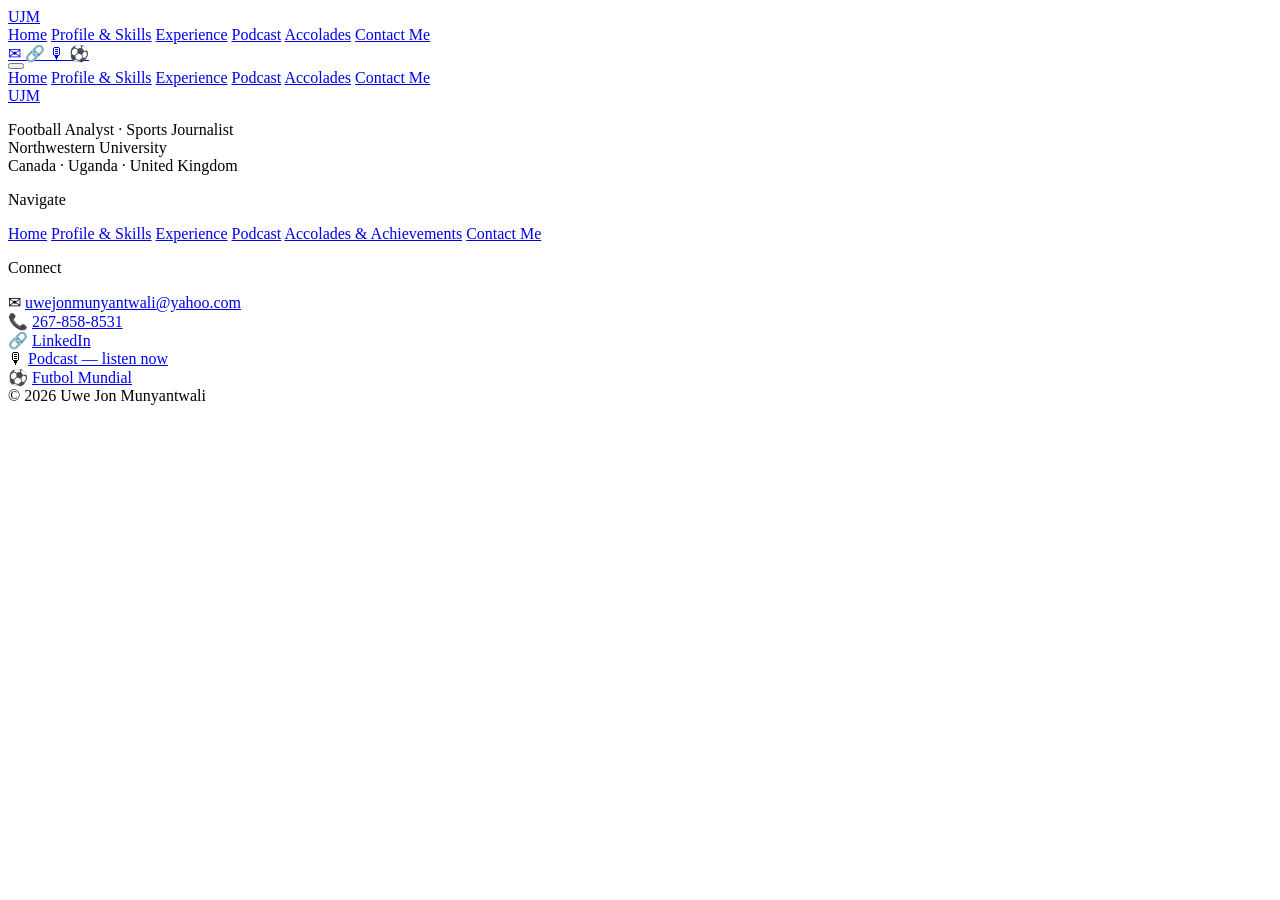
<file: shared-elements.html>
<!--
  shared-elements.html
  =====================================================================
  This file is NOT a standalone page. It documents the shared HTML
  blocks (navigation bar and footer) that are copy-pasted into every
  page file. Any changes to the nav or footer must be replicated
  across all six pages: index.html, profile.html, experience.html,
  podcast.html, accolades.html, contact.html.

  NAVIGATION BAR — paste inside <body>, before <main>
  FOOTER — paste inside <body>, at the end of <main> or after it
  ===================================================================== -->


<!-- ═══════════════════════════════════════════════════════════════════
     NAVIGATION BAR
     Fixed to the top of every page. Contains:
       • UJM logo (links back to index.html)
       • Six page links (set the correct 'active' class per page,
         or let nav.js handle it automatically via URL matching)
       • Social/contact icons (email, LinkedIn, podcast, Futbol Mundial)
       • Mobile hamburger toggle button
     nav.js adds scroll shadow and controls the mobile menu.
     ═══════════════════════════════════════════════════════════════════ -->

<header>
  <nav class="site-nav" aria-label="Main navigation">

    <!-- Logo: clicking always returns to the homepage -->
    <a href="../index.html" class="nav-logo" aria-label="UJM — Home">UJM</a>

    <!-- Desktop page links -->
    <div class="nav-links" role="menubar">
      <a href="../index.html"          role="menuitem">Home</a>
      <a href="../pages/profile.html"      role="menuitem">Profile &amp; Skills</a>
      <a href="../pages/experience.html"   role="menuitem">Experience</a>
      <a href="../pages/podcast.html"      role="menuitem">Podcast</a>
      <a href="../pages/accolades.html"    role="menuitem">Accolades</a>
      <a href="../pages/contact.html"      role="menuitem">Contact Me</a>
    </div>

    <!-- Social / contact icon buttons (top-right of nav) -->
    <div class="nav-icons" aria-label="Social links">

      <!-- Email icon — opens default mail client -->
      <a href="mailto:uwejonmunyantwali@yahoo.com"
         class="nav-icon-btn"
         title="Email Uwe"
         aria-label="Send email">
        ✉
      </a>

      <!-- LinkedIn profile -->
      <a href="https://linkedin.com/in/uwejonmunyantwali"
         target="_blank"
         rel="noopener noreferrer"
         class="nav-icon-btn"
         title="LinkedIn"
         aria-label="LinkedIn profile">
        🔗
      </a>

      <!-- Podcast link — update href once platform URL is confirmed -->
      <a href="../pages/podcast.html"
         class="nav-icon-btn"
         title="Podcast"
         aria-label="Listen to the podcast">
        🎙
      </a>

      <!-- Futbol Mundial external link -->
      <a href="https://futbolmundial.com"
         target="_blank"
         rel="noopener noreferrer"
         class="nav-icon-btn"
         title="Futbol Mundial"
         aria-label="Futbol Mundial website">
        ⚽
      </a>
    </div>

    <!-- Mobile hamburger button — hidden on desktop, shown on mobile -->
    <!-- nav.js toggles the 'open' class which animates this into an × -->
    <button class="nav-hamburger"
            aria-label="Open navigation menu"
            aria-expanded="false"
            aria-controls="mobileMenu">
      <span></span>
      <span></span>
      <span></span>
    </button>

  </nav>

  <!-- Mobile slide-in menu overlay -->
  <!-- nav.js adds/removes the 'open' class to show/hide this -->
  <div class="mobile-menu" id="mobileMenu" role="dialog" aria-label="Mobile navigation">
    <a href="../index.html">Home</a>
    <a href="../pages/profile.html">Profile &amp; Skills</a>
    <a href="../pages/experience.html">Experience</a>
    <a href="../pages/podcast.html">Podcast</a>
    <a href="../pages/accolades.html">Accolades</a>
    <a href="../pages/contact.html">Contact Me</a>
  </div>

</header>


<!-- ═══════════════════════════════════════════════════════════════════
     FOOTER
     Appears at the bottom of every page. Three columns:
       1. Logo + tagline
       2. Repeated navigation links
       3. Social contacts (email, phone, LinkedIn, podcast, FM)
     ═══════════════════════════════════════════════════════════════════ -->

<footer class="site-footer" aria-label="Site footer">
  <div class="footer-inner">

    <!-- Column 1: Logo and tagline -->
    <div>
      <a href="../index.html" class="footer-logo" aria-label="UJM — Home">UJM</a>
      <p class="footer-tagline">
        Football Analyst · Sports Journalist<br>
        Northwestern University<br>
        Canada · Uganda · United Kingdom
      </p>
    </div>

    <!-- Column 2: Navigation links repeated -->
    <div>
      <p class="footer-col-title">Navigate</p>
      <nav class="footer-nav" aria-label="Footer navigation">
        <a href="../index.html">Home</a>
        <a href="../pages/profile.html">Profile &amp; Skills</a>
        <a href="../pages/experience.html">Experience</a>
        <a href="../pages/podcast.html">Podcast</a>
        <a href="../pages/accolades.html">Accolades &amp; Achievements</a>
        <a href="../pages/contact.html">Contact Me</a>
      </nav>
    </div>

    <!-- Column 3: Social and contact details -->
    <div>
      <p class="footer-col-title">Connect</p>
      <div class="footer-social">

        <div class="footer-social-item">
          <span class="footer-social-icon">✉</span>
          <a href="mailto:uwejonmunyantwali@yahoo.com">uwejonmunyantwali@yahoo.com</a>
        </div>

        <div class="footer-social-item">
          <span class="footer-social-icon">📞</span>
          <a href="tel:+12678588531">267-858-8531</a>
        </div>

        <div class="footer-social-item">
          <span class="footer-social-icon">🔗</span>
          <a href="https://linkedin.com/in/uwejonmunyantwali"
             target="_blank" rel="noopener noreferrer">
            LinkedIn
          </a>
        </div>

        <div class="footer-social-item">
          <span class="footer-social-icon">🎙</span>
          <a href="../pages/podcast.html">Podcast — listen now</a>
        </div>

        <div class="footer-social-item">
          <span class="footer-social-icon">⚽</span>
          <a href="https://futbolmundial.com"
             target="_blank" rel="noopener noreferrer">
            Futbol Mundial
          </a>
        </div>

      </div>
    </div>
  </div>

  <!-- Bottom copyright bar -->
  <div class="footer-bottom">
    <span>© 2026 Uwe Jon Munyantwali</span>
  </div>

</footer>
</file>
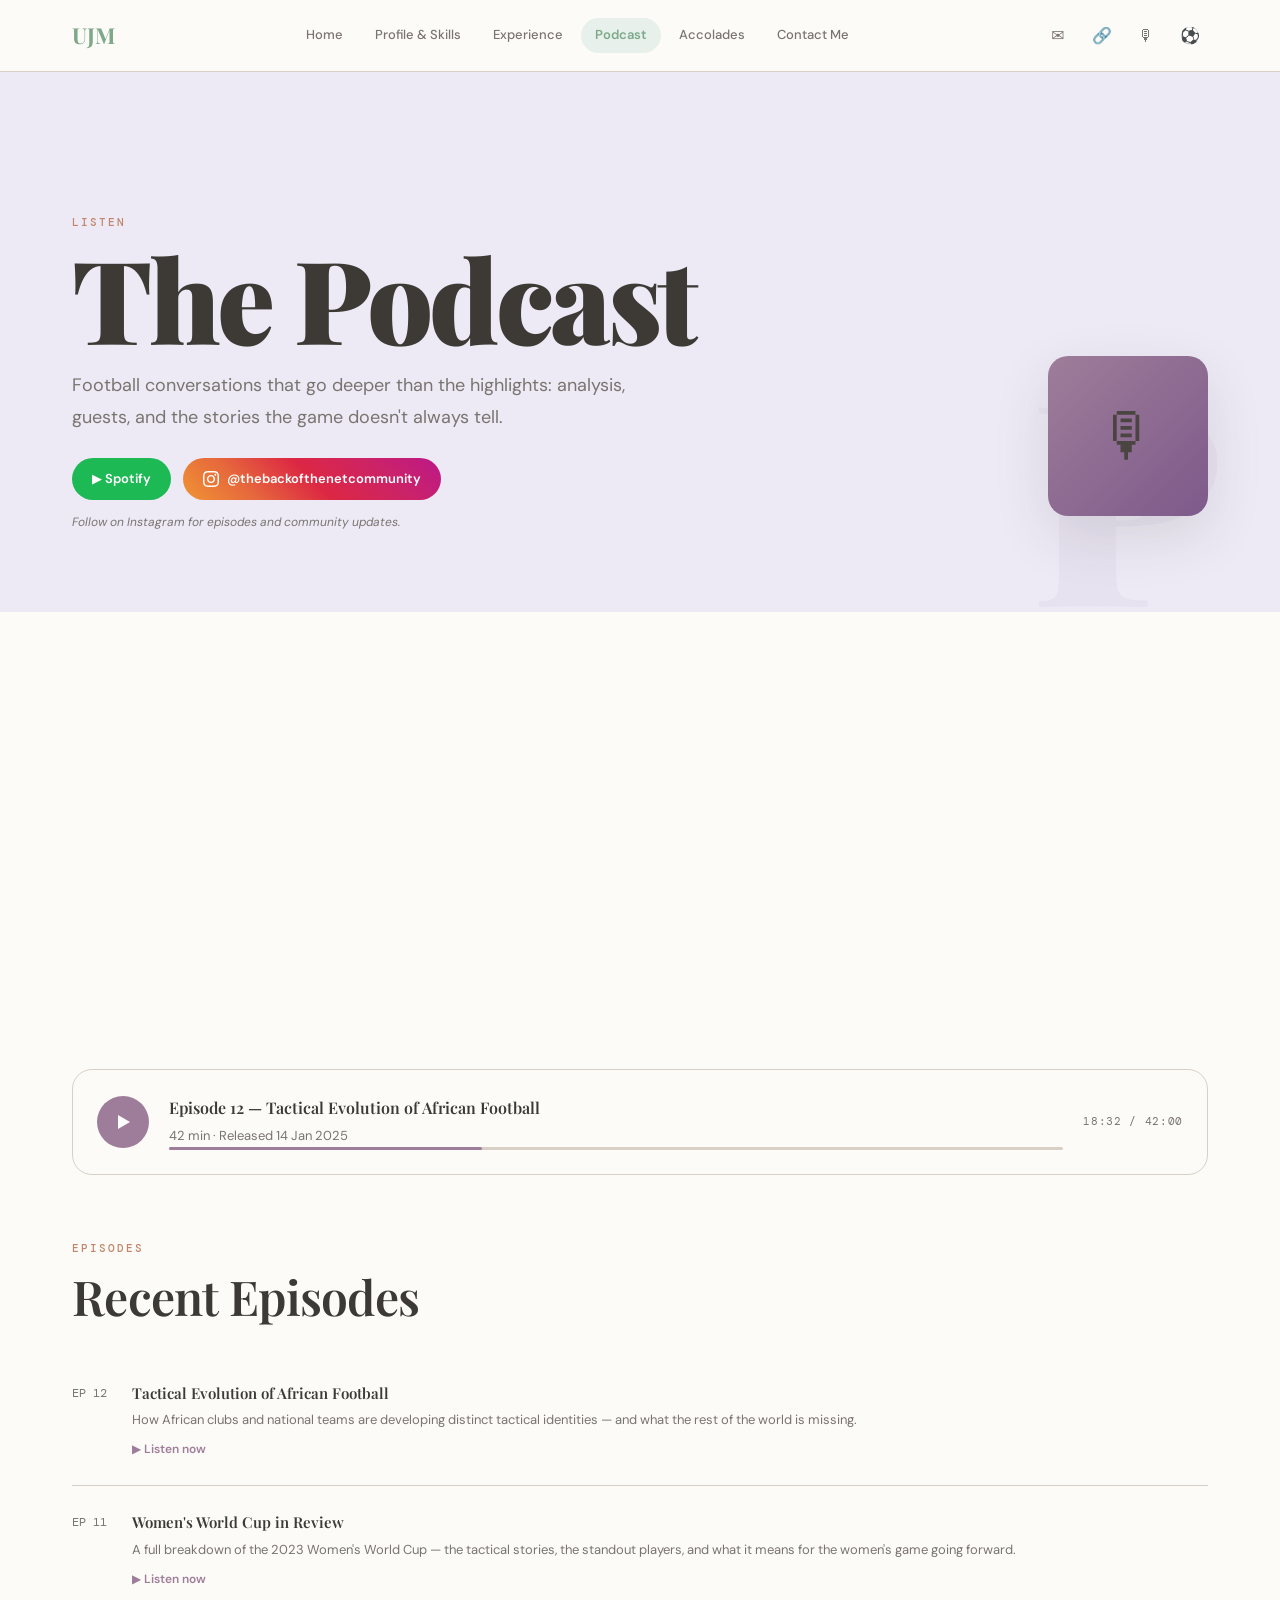
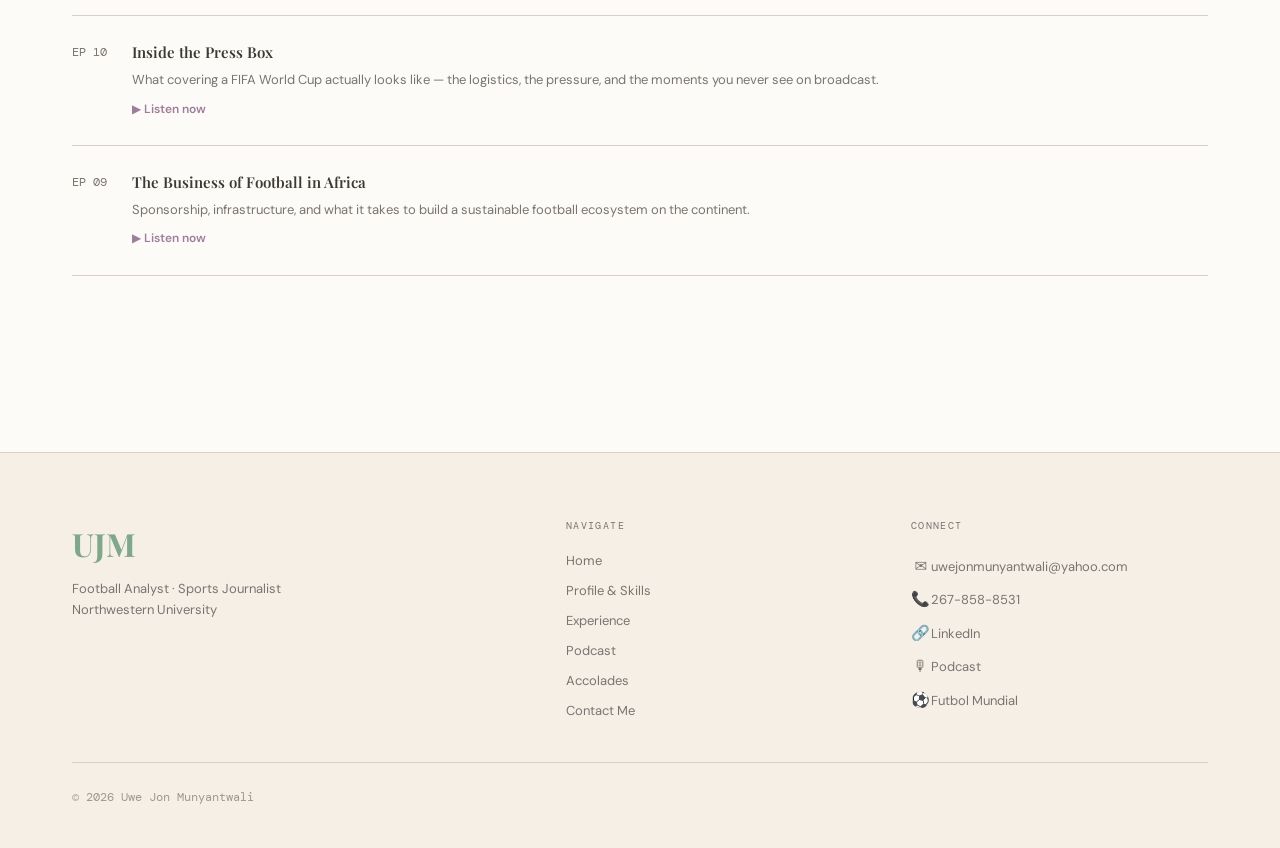
<file: pages/podcast.html>
<!DOCTYPE html>
<!-- pages/podcast.html (Podcast) -->
<html lang="en">
<head>
  <meta charset="UTF-8">
  <meta name="viewport" content="width=device-width, initial-scale=1.0">
  <title>Podcast: Uwe Jon Munyantwali</title>
  <meta name="description" content="Football conversations that go deeper. Listen to the podcast.">
  <link rel="icon" href="../images/favicon.svg" type="image/svg+xml">
  <link rel="icon" href="../images/favicon-32.png" type="image/png" sizes="32x32">
  <link rel="icon" href="../images/favicon.ico" type="image/x-icon">
  <link rel="apple-touch-icon" href="../images/apple-touch-icon.png">
  <link rel="preconnect" href="https://fonts.googleapis.com">
  <link rel="preconnect" href="https://fonts.gstatic.com" crossorigin>
  <link rel="stylesheet" href="../css/variables.css">
  <link rel="stylesheet" href="../css/typography.css">
  <link rel="stylesheet" href="../css/layout.css">
  <link rel="stylesheet" href="../css/components.css">
  <link rel="stylesheet" href="../css/animations.css">
  <style>
    .page-hero {
      background: var(--clr-lavender-bg);
      display: grid;
      grid-template-columns: 1fr auto;
      gap: var(--sp-64);
      align-items: flex-end;
    }
    .hero-bg-letter {
      position: absolute; right: var(--gutter); bottom: -20px;
      font-family: var(--font-display); font-size: clamp(200px,22vw,320px);
      font-weight: 900; color: rgba(158,125,154,.07);
      line-height:1; pointer-events:none; user-select:none; letter-spacing:-.05em;
    }
    /* Album-art style podcast cover */
    .podcast-cover {
      width: 160px; height: 160px; border-radius: 20px;
      background: linear-gradient(135deg, var(--clr-mauve), #7d5a8a);
      display: flex; align-items: center; justify-content: center;
      font-size: 60px; flex-shrink: 0;
      box-shadow: var(--shadow-lg);
      margin-bottom: var(--sp-16); /* aligns to bottom of hero */
    }
    /* Embedded player */
    .player-card {
      display: flex; align-items: center; gap: var(--sp-20);
      padding: var(--sp-24); border-radius: var(--radius-lg);
      background: var(--clr-warm-white); border: 1px solid var(--clr-line);
      margin-bottom: var(--sp-64);
    }
    .play-btn {
      width: 52px; height: 52px; border-radius: 50%; flex-shrink: 0;
      background: var(--clr-mauve); display: flex; align-items: center;
      justify-content: center; cursor: pointer; border: none;
      transition: transform var(--transition), background var(--transition);
    }
    .play-btn:hover { background: #7d5a8a; transform: scale(1.06); }
    .player-bar {
      height: 3px; background: var(--clr-line); border-radius: 2px;
      margin-top: var(--sp-10); position: relative;
    }
    .player-progress {
      height: 100%; width: 35%; background: var(--clr-mauve);
      border-radius: 2px;
    }
    /* Callout note about placeholder content */
    .placeholder-note {
      font-size: 12px; color: var(--clr-muted); font-style: italic;
      margin-top: var(--sp-12);
    }
    @media (max-width: 768px) {
      .page-hero { grid-template-columns: 1fr; }
      .podcast-cover { width: 120px; height: 120px; font-size: 44px; }
    }
  </style>
</head>
<body>

  <header>
    <nav class="site-nav">
      <a href="../index.html" class="nav-logo">UJM</a>
      <div class="nav-links">
        <a href="../index.html">Home</a>
        <a href="profile.html">Profile &amp; Skills</a>
        <a href="experience.html">Experience</a>
        <a href="podcast.html" class="active">Podcast</a>
        <a href="accolades.html">Accolades</a>
        <a href="contact.html">Contact Me</a>
      </div>
      <div class="nav-icons">
        <a href="mailto:uwejonmunyantwali@yahoo.com" class="nav-icon-btn">✉</a>
        <a href="https://linkedin.com/in/uwejonmunyantwali" target="_blank" rel="noopener" class="nav-icon-btn">🔗</a>
        <a href="https://open.spotify.com/show/5cVgMxQyh8gZMBLxaZQHXZ" class="nav-icon-btn">🎙</a>
        <a href="https://futbolmundial.com" target="_blank" rel="noopener" class="nav-icon-btn">⚽</a>
      </div>
      <button class="nav-hamburger" aria-label="Open menu" aria-expanded="false" aria-controls="mobileMenu">
        <span></span><span></span><span></span>
      </button>
    </nav>
    <div class="mobile-menu" id="mobileMenu">
      <a href="../index.html">Home</a><a href="profile.html">Profile &amp; Skills</a>
      <a href="experience.html">Experience</a>
      <a href="podcast.html">Podcast</a>
      <a href="accolades.html">Accolades</a>
      <a href="contact.html">Contact Me</a>
    </div>
  </header>

  <main class="page-wrapper">

    <!-- HERO -->
    <section class="page-hero">
      <span class="hero-bg-letter" aria-hidden="true">P</span>
      <div>
        <span class="eyebrow anim-fade-up stagger-1">Listen</span>
        <h1 class="text-display anim-fade-up stagger-2">The Podcast</h1>
        <p class="text-lead anim-fade-up stagger-3" style="margin-top:var(--sp-16);">
          Football conversations that go deeper than the highlights: analysis,
          guests, and the stories the game doesn't always tell.
        </p>
        <!-- Platform badges: update href with real URLs -->
        <div class="flex gap-12 flex-wrap anim-fade-up stagger-4" style="margin-top:var(--sp-24);">
          <a href="https://open.spotify.com/show/5cVgMxQyh8gZMBLxaZQHXZ" target="_blank" rel="noopener" class="platform-badge platform-spotify">▶ Spotify</a>
          <a href="https://www.instagram.com/thebackofthenetcommunity"
             target="_blank"
             rel="noopener"
             class="platform-badge platform-instagram"
             aria-label="Follow @thebackofthenetcommunity on Instagram">
            <svg width="16" height="16" viewBox="0 0 24 24" fill="currentColor" aria-hidden="true" style="flex-shrink:0;">
              <path d="M12 2.163c3.204 0 3.584.012 4.85.07 3.252.148 4.771 1.691 4.919 4.919.058 1.265.069 1.645.069 4.849 0 3.205-.012 3.584-.069 4.849-.149 3.225-1.664 4.771-4.919 4.919-1.266.058-1.644.07-4.85.07-3.204 0-3.584-.012-4.849-.07-3.26-.149-4.771-1.699-4.919-4.92-.058-1.265-.07-1.644-.07-4.849 0-3.204.013-3.583.07-4.849.149-3.227 1.664-4.771 4.919-4.919 1.266-.057 1.645-.069 4.849-.069zm0-2.163c-3.259 0-3.667.014-4.947.072-4.358.2-6.78 2.618-6.98 6.98-.059 1.281-.073 1.689-.073 4.948 0 3.259.014 3.668.072 4.948.2 4.358 2.618 6.78 6.98 6.98 1.281.058 1.689.072 4.948.072 3.259 0 3.668-.014 4.948-.072 4.354-.2 6.782-2.618 6.979-6.98.059-1.28.073-1.689.073-4.948 0-3.259-.014-3.667-.072-4.947-.196-4.354-2.617-6.78-6.979-6.98-1.281-.059-1.69-.073-4.949-.073zm0 5.838c-3.403 0-6.162 2.759-6.162 6.162s2.759 6.163 6.162 6.163 6.162-2.759 6.162-6.163c0-3.403-2.759-6.162-6.162-6.162zm0 10.162c-2.209 0-4-1.79-4-4 0-2.209 1.791-4 4-4s4 1.791 4 4c0 2.21-1.791 4-4 4zm6.406-11.845c-.796 0-1.441.645-1.441 1.44s.645 1.44 1.441 1.44c.795 0 1.439-.645 1.439-1.44s-.644-1.44-1.439-1.44z"/>
            </svg>
            @thebackofthenetcommunity
          </a>
        </div>
        <p class="placeholder-note anim-fade-up stagger-5">
          Follow on Instagram for episodes and community updates.
        </p>
      </div>
      <!-- Album art -->
      <div class="podcast-cover anim-fade-up stagger-2" aria-hidden="true">🎙</div>
    </section>

    <section class="section" aria-label="Podcast player and episodes">
      <div class="container">
        <iframe data-testid="embed-iframe" 
                style="border-radius:12px" 
                src="https://open.spotify.com/embed/show/5cVgMxQyh8gZMBLxaZQHXZ?utm_source=generator" 
                width="100%" height="352" frameBorder="0" allowfullscreen="" 
                allow="autoplay; clipboard-write; encrypted-media; fullscreen; picture-in-picture" loading="lazy">
        </iframe>
    
      <div class="player-card reveal">
          <button class="play-btn" aria-label="Play episode">
            <!-- SVG play triangle — inline so colour can be controlled -->
            <svg width="18" height="18" viewBox="0 0 18 18" fill="none" aria-hidden="true">
              <polygon points="4,2 16,9 4,16" fill="white"/>
            </svg>
          </button>
          <div style="flex:1;">
            <p style="font-family:var(--font-display);font-size:16px;font-weight:600;color:var(--clr-charcoal);">
              Episode 12 — Tactical Evolution of African Football
            </p>
            <p class="text-sm" style="margin-top:4px;">42 min · Released 14 Jan 2025</p>
            <div class="player-bar"><div class="player-progress"></div></div>
          </div>
          <span class="text-mono" style="flex-shrink:0;">18:32 / 42:00</span>
        </div>

        <!-- EPISODE LIST -->
        <div>
          <span class="eyebrow">Episodes</span>
          <h2 class="h2 reveal" style="margin-bottom:var(--sp-32);">Recent Episodes</h2>

          <!-- Episode cards — add more as new episodes are released -->
          <div class="episode-card reveal">
            <div class="ep-num">EP 12</div>
            <div>
              <p class="ep-title">Tactical Evolution of African Football</p>
              <p class="ep-desc">How African clubs and national teams are developing distinct tactical identities — and what the rest of the world is missing.</p>
              <a href="#" class="ep-listen">▶ Listen now</a>
            </div>
          </div>

          <div class="episode-card reveal delay-1">
            <div class="ep-num">EP 11</div>
            <div>
              <p class="ep-title">Women's World Cup in Review</p>
              <p class="ep-desc">A full breakdown of the 2023 Women's World Cup — the tactical stories, the standout players, and what it means for the women's game going forward.</p>
              <a href="#" class="ep-listen">▶ Listen now</a>
            </div>
          </div>

          <div class="episode-card reveal delay-2">
            <div class="ep-num">EP 10</div>
            <div>
              <p class="ep-title">Inside the Press Box</p>
              <p class="ep-desc">What covering a FIFA World Cup actually looks like — the logistics, the pressure, and the moments you never see on broadcast.</p>
              <a href="#" class="ep-listen">▶ Listen now</a>
            </div>
          </div>

          <div class="episode-card reveal delay-3">
            <div class="ep-num">EP 09</div>
            <div>
              <p class="ep-title">The Business of Football in Africa</p>
              <p class="ep-desc">Sponsorship, infrastructure, and what it takes to build a sustainable football ecosystem on the continent.</p>
              <a href="#" class="ep-listen">▶ Listen now</a>
            </div>
          </div>
        </div>

      </div>
    </section>
  </main>

  <footer class="site-footer">
    <div class="footer-inner">
      <div>
        <a href="../index.html" class="footer-logo">UJM
        </a>
        <p class="footer-tagline">Football Analyst · Sports Journalist<br>Northwestern University
        </p>
      </div>
      <div>
        <p class="footer-col-title">Navigate</p>
        <nav class="footer-nav"><a href="../index.html">Home</a>
          <a href="profile.html">Profile &amp; Skills</a>
          <a href="experience.html">Experience</a>
          <a href="podcast.html">Podcast</a>
          <a href="accolades.html">Accolades</a>
          <a href="contact.html">Contact Me</a>
        </nav>
      </div>
      <div>
        <p class="footer-col-title">Connect
        </p>
      <div class="footer-social">
      <div class="footer-social-item">
        <span class="footer-social-icon">✉
        </span>
        <a href="mailto:uwejonmunyantwali@yahoo.com">uwejonmunyantwali@yahoo.com</a>
      </div>
      <div class="footer-social-item">
        <span class="footer-social-icon">📞
        </span>
        <a href="tel:+12678588531">267-858-8531</a>
      </div>
      <div class="footer-social-item">
        <span class="footer-social-icon">🔗</span>
        <a href="https://linkedin.com/in/uwejonmunyantwali" target="_blank" rel="noopener">LinkedIn</a>
      </div>
      <div class="footer-social-item">
        <span class="footer-social-icon">🎙</span>
        <a href="https://open.spotify.com/show/5cVgMxQyh8gZMBLxaZQHXZ">Podcast</a>
      </div>
      <div class="footer-social-item">
        <span class="footer-social-icon">⚽</span>
        <a href="https://futbolmundial.com" target="_blank" rel="noopener">Futbol Mundial</a>
      </div>
    </div>
  </div>
</div>
    <div class="footer-bottom"><span>© 2026 Uwe Jon Munyantwali</span>
    </div>
  </footer>

  <script src="../js/nav.js"></script>
  <script src="../js/animations.js"></script>
</body>
</html>
</file>
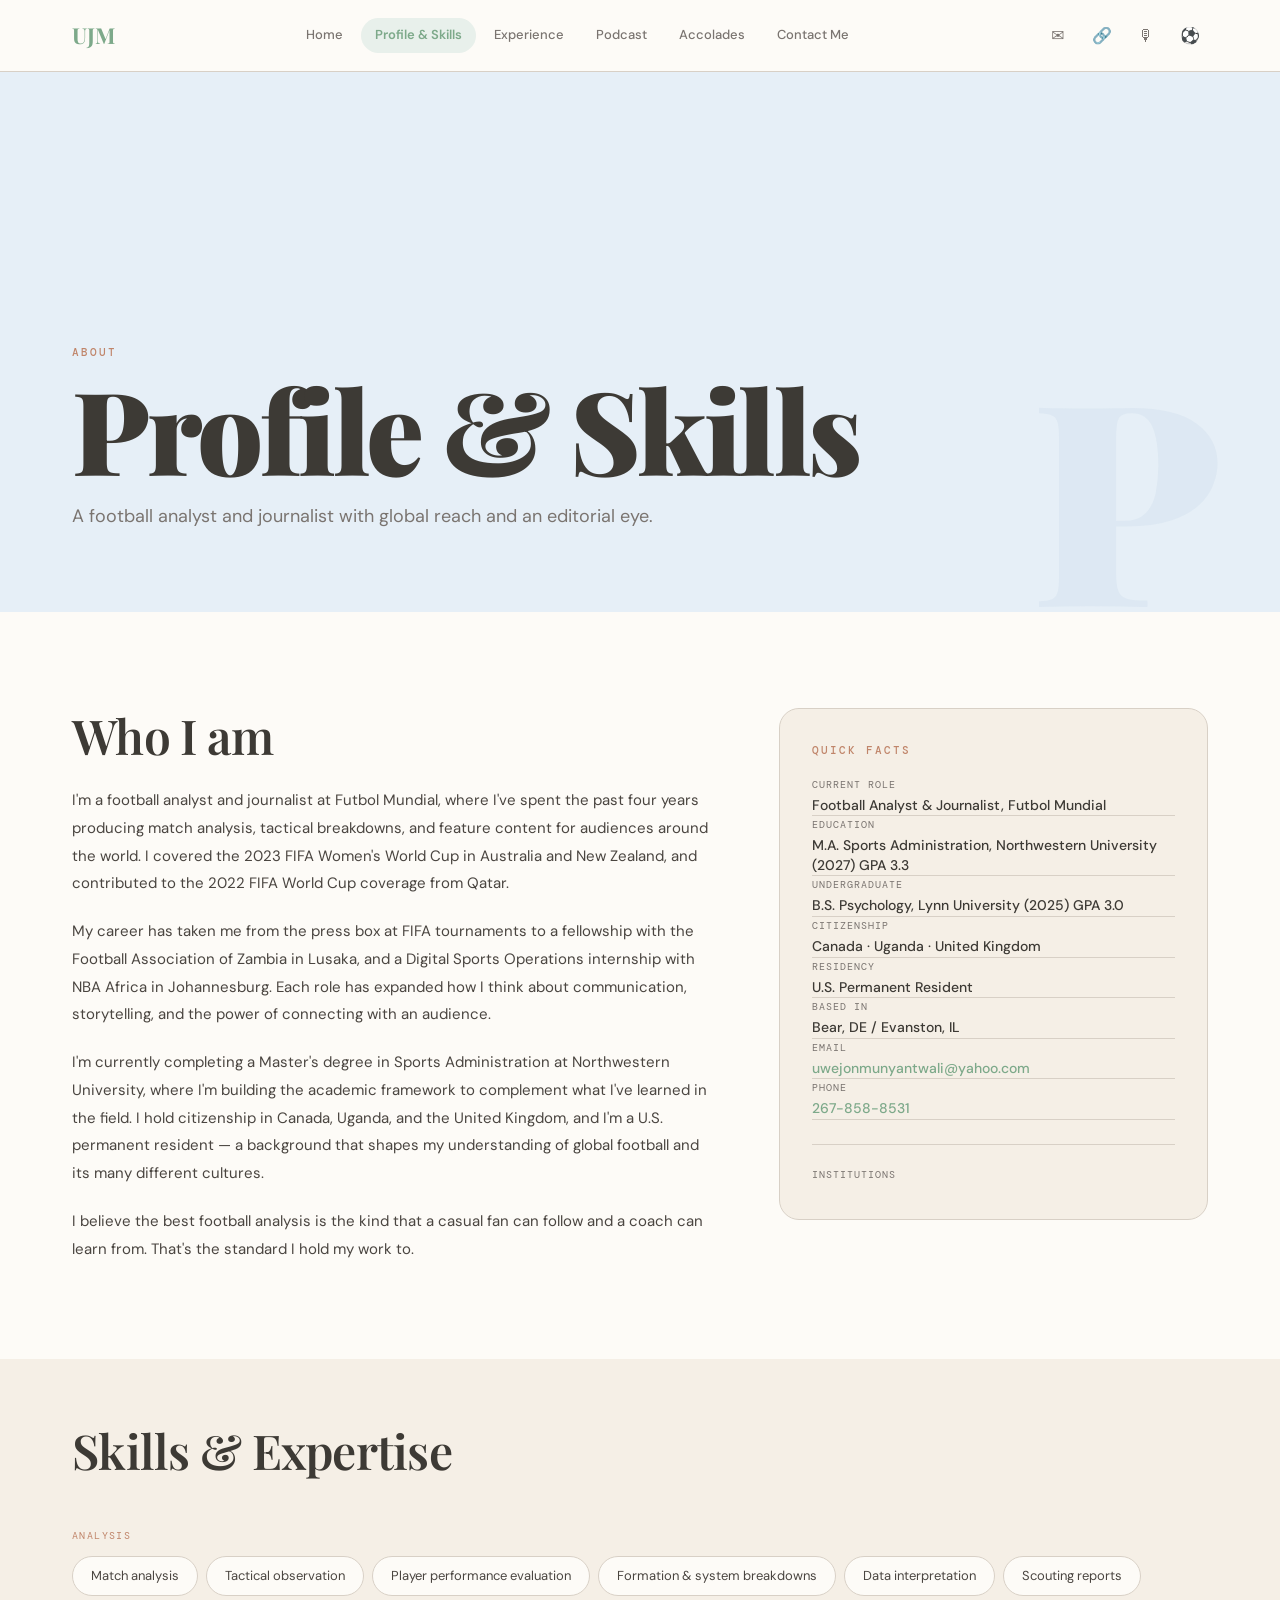
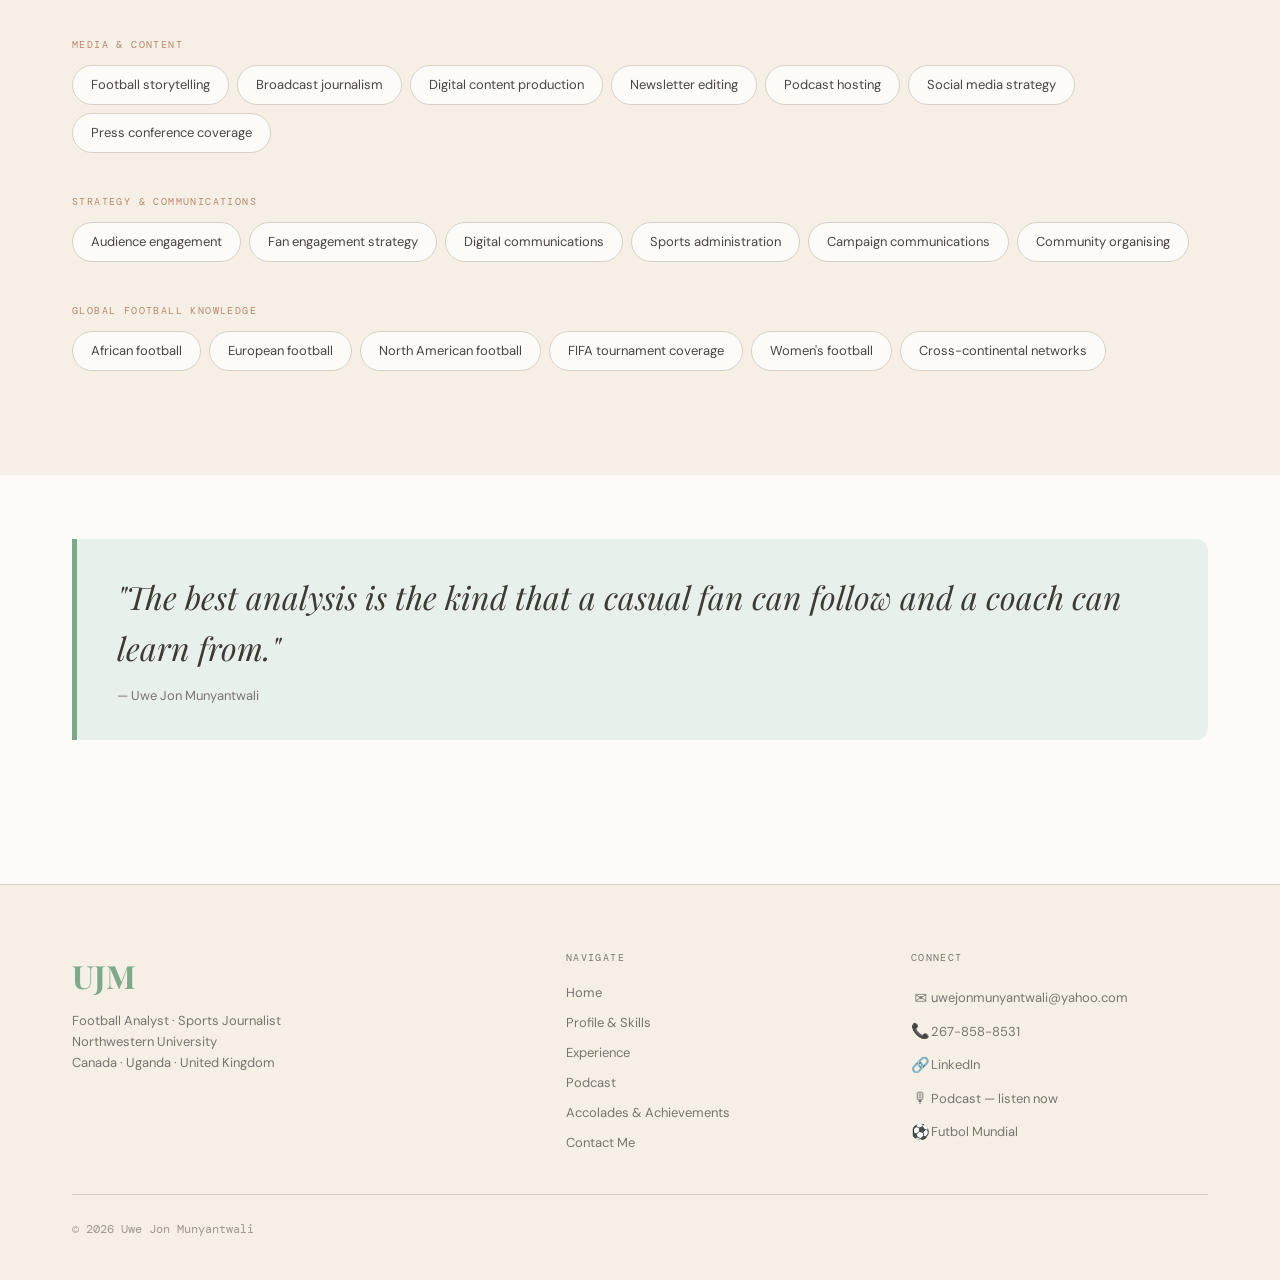
<file: pages/profile.html>
<!DOCTYPE html>
<!-- pages/profile.html (Profile & Skills)
Contains:
    • Hero section with page title and lead text
    • Two-column layout: bio text (left) + facts card (right)
    • Skills section with four tagged groups
    • Pull quote block -->
<html lang="en">
<head>
  <meta charset="UTF-8">
  <meta name="viewport" content="width=device-width, initial-scale=1.0">
  <title>Profile &amp; Skills: Uwe Jon Munyantwali</title>
  <meta name="description" content="Football analyst and journalist. Bio, skills, and background.">
  <link rel="icon" href="../images/favicon.svg" type="image/svg+xml">
  <link rel="icon" href="../images/favicon-32.png" type="image/png" sizes="32x32">
  <link rel="icon" href="../images/favicon.ico" type="image/x-icon">
  <link rel="apple-touch-icon" href="../images/apple-touch-icon.png">
  <link rel="preconnect" href="https://fonts.googleapis.com">
  <link rel="preconnect" href="https://fonts.gstatic.com" crossorigin>
  <link rel="stylesheet" href="../css/variables.css">
  <link rel="stylesheet" href="../css/typography.css">
  <link rel="stylesheet" href="../css/layout.css">
  <link rel="stylesheet" href="../css/components.css">
  <link rel="stylesheet" href="../css/animations.css">
  <style>
    /* Page hero background: dusty blue */
    .page-hero { background: var(--clr-sky-bg); }

    /* Large decorative letter behind the hero heading (reference site inspiration) */
    .hero-bg-letter {
      position: absolute;
      right: var(--gutter);
      bottom: -20px;
      font-family: var(--font-display);
      font-size: clamp(200px, 22vw, 320px);
      font-weight: 900;
      color: rgba(112, 151, 184, .08);
      line-height: 1;
      pointer-events: none;
      user-select: none;
      letter-spacing: -.05em;
    }
  </style>
</head>
<body>

  <!-- NAVIGATION (identical on every page) -->
  <header>
    <nav class="site-nav" aria-label="Main navigation">
      <a href="../index.html" class="nav-logo">UJM</a>
      <div class="nav-links">
        <a href="../index.html">Home</a>
        <a href="profile.html" class="active">Profile &amp; Skills</a>
        <a href="experience.html">Experience</a>
        <a href="podcast.html">Podcast</a>
        <a href="accolades.html">Accolades</a>
        <a href="contact.html">Contact Me</a>
      </div>
      <div class="nav-icons">
        <a href="mailto:uwejonmunyantwali@yahoo.com" class="nav-icon-btn" title="Email">✉</a>
        <a href="https://linkedin.com/in/uwejonmunyantwali" target="_blank" rel="noopener" class="nav-icon-btn" title="LinkedIn">🔗</a>
        <a href="https://open.spotify.com/show/5cVgMxQyh8gZMBLxaZQHXZ" class="nav-icon-btn" title="Podcast">🎙</a>
        <a href="https://futbolmundial.com" target="_blank" rel="noopener" class="nav-icon-btn" title="Futbol Mundial">⚽</a>
      </div>
      <button class="nav-hamburger" aria-label="Open navigation menu" aria-expanded="false" aria-controls="mobileMenu">
        <span></span><span></span><span></span>
      </button>
    </nav>
    <div class="mobile-menu" id="mobileMenu">
      <a href="../index.html">Home</a>
      <a href="profile.html">Profile &amp; Skills</a>
      <a href="experience.html">Experience</a>
      <a href="podcast.html">Podcast</a>
      <a href="accolades.html">Accolades</a>
      <a href="contact.html">Contact Me</a>
    </div>
  </header>

  <main class="page-wrapper">

    <!-- PAGE HERO -->
    <section class="page-hero" aria-label="Page header">
      <!-- Decorative letter -->
      <span class="hero-bg-letter" aria-hidden="true">P</span>

      <span class="eyebrow anim-fade-up stagger-1">About</span>
      <h1 class="text-display anim-fade-up stagger-2">Profile &amp; Skills</h1>
      <p class="text-lead anim-fade-up stagger-3" style="margin-top: var(--sp-16);">
        A football analyst and journalist with global reach and an editorial eye.
      </p>
    </section>


    <!-- BIO + FACTS CARD (two-column layout) -->
    <section class="section" aria-label="Biography">
      <div class="container">
        <div class="grid-2 grid-2--weighted">

          <!-- Left column: bio text (would be preferable for Uwe to do his bio text)-->
          <div class="reveal">
            <h2 class="h2" style="margin-bottom: var(--sp-24);">Who I am</h2>

            <p class="text-body" style="margin-bottom: var(--sp-20);">
              I'm a football analyst and journalist at Futbol Mundial, where I've spent the past
              four years producing match analysis, tactical breakdowns, and feature content for
              audiences around the world. I covered the 2023 FIFA Women's World Cup in Australia
              and New Zealand, and contributed to the 2022 FIFA World Cup coverage from Qatar.
            </p>

            <p class="text-body" style="margin-bottom: var(--sp-20);">
              My career has taken me from the press box at FIFA tournaments to a fellowship with
              the Football Association of Zambia in Lusaka,  and a Digital Sports Operations internship
              with NBA Africa in Johannesburg. Each role has
              expanded how I think about communication, storytelling, and the power of connecting
              with an audience.
            </p>

            <p class="text-body" style="margin-bottom: var(--sp-20);">
              I'm currently completing a Master's degree in Sports Administration at Northwestern
              University, where I'm building the academic framework to complement what I've learned
              in the field. I hold citizenship in Canada, Uganda, and the United Kingdom, and I'm
              a U.S. permanent resident — a background that shapes my understanding of global football
              and its many different cultures.
            </p>

            <p class="text-body">
              I believe the best football analysis is the kind that a casual fan can follow and
              a coach can learn from. That's the standard I hold my work to.
            </p>
          </div>

          <!-- Right column: sticky facts card -->
          <div class="reveal delay-2">
            <div class="profile-facts">
              <span class="eyebrow" style="margin-bottom: var(--sp-16);">Quick facts</span>

              <div class="fact-row">
                <span class="fact-label">Current role</span>
                <span class="fact-value">Football Analyst &amp; Journalist, Futbol Mundial</span>
              </div>
              <div class="fact-row">
                <span class="fact-label">Education</span>
                <span class="fact-value">M.A. Sports Administration, Northwestern University (2027) GPA 3.3</span>
              </div>
              <div class="fact-row">
                <span class="fact-label">Undergraduate</span>
                <span class="fact-value">B.S. Psychology, Lynn University (2025) GPA 3.0</span>
              </div>
              <div class="fact-row">
                <span class="fact-label">Citizenship</span>
                <span class="fact-value">Canada · Uganda · United Kingdom</span>
              </div>
              <div class="fact-row">
                <span class="fact-label">Residency</span>
                <span class="fact-value">U.S. Permanent Resident</span>
              </div>
              <div class="fact-row">
                <span class="fact-label">Based in</span>
                <span class="fact-value">Bear, DE / Evanston, IL</span>
              </div>
              <div class="fact-row">
                <span class="fact-label">Email</span>
                <span class="fact-value">
                  <a href="mailto:uwejonmunyantwali@yahoo.com" style="color:var(--clr-sage);">
                    uwejonmunyantwali@yahoo.com
                  </a>
                </span>
              </div>
              <div class="fact-row">
                <span class="fact-label">Phone</span>
                <span class="fact-value"><a href="tel:+12678588531" style="color:var(--clr-sage);">267-858-8531</a></span>
              </div>

              <!-- School logos row -->
              <div style="margin-top: var(--sp-24); padding-top: var(--sp-16); border-top: 1px solid var(--clr-line);">
                <span class="fact-label" style="margin-bottom: var(--sp-12);">Institutions</span>
              </div>

            </div><!-- profile-facts -->
          </div>

        </div><!-- grid-2 -->
      </div>
    </section>


    <!-- SKILLS SECTION
         Tag pills grouped by category. Hover interaction defined in components.css. -->
    <section class="section-sm" style="background: var(--clr-sand-bg);" aria-label="Skills">
      <div class="container">

        <h2 class="h2 reveal" style="margin-bottom: var(--sp-48);">Skills &amp; Expertise</h2>

        <!-- Analysis skills -->
        <div class="skills-group reveal">
          <span class="skills-group-label">Analysis</span>
          <div class="skills-tags">
            <span class="skill-tag">Match analysis</span>
            <span class="skill-tag">Tactical observation</span>
            <span class="skill-tag">Player performance evaluation</span>
            <span class="skill-tag">Formation &amp; system breakdowns</span>
            <span class="skill-tag">Data interpretation</span>
            <span class="skill-tag">Scouting reports</span>
          </div>
        </div>

        <!-- Media & Content skills -->
        <div class="skills-group reveal delay-1">
          <span class="skills-group-label">Media &amp; Content</span>
          <div class="skills-tags">
            <span class="skill-tag">Football storytelling</span>
            <span class="skill-tag">Broadcast journalism</span>
            <span class="skill-tag">Digital content production</span>
            <span class="skill-tag">Newsletter editing</span>
            <span class="skill-tag">Podcast hosting</span>
            <span class="skill-tag">Social media strategy</span>
            <span class="skill-tag">Press conference coverage</span>
          </div>
        </div>

        <!-- Strategy skills -->
        <div class="skills-group reveal delay-2">
          <span class="skills-group-label">Strategy &amp; Communications</span>
          <div class="skills-tags">
            <span class="skill-tag">Audience engagement</span>
            <span class="skill-tag">Fan engagement strategy</span>
            <span class="skill-tag">Digital communications</span>
            <span class="skill-tag">Sports administration</span>
            <span class="skill-tag">Campaign communications</span>
            <span class="skill-tag">Community organising</span>
          </div>
        </div>

        <!-- Global football knowledge -->
        <div class="skills-group reveal delay-3">
          <span class="skills-group-label">Global Football Knowledge</span>
          <div class="skills-tags">
            <span class="skill-tag">African football</span>
            <span class="skill-tag">European football</span>
            <span class="skill-tag">North American football</span>
            <span class="skill-tag">FIFA tournament coverage</span>
            <span class="skill-tag">Women's football</span>
            <span class="skill-tag">Cross-continental networks</span>
          </div>
        </div>

      </div>
    </section>


    <!-- PULL QUOTE
         A key phrase from Uwe -->
    <section class="section-sm" aria-label="Quote">
      <div class="container">
        <div class="quote-block reveal">
          <p class="pull-quote">
            "The best analysis is the kind that a casual fan can follow
            and a coach can learn from."
          </p>
          <p class="quote-attr">— Uwe Jon Munyantwali</p>
        </div>
      </div>
    </section>

  </main>


  <!-- FOOTER (identical on every page) -->
  <footer class="site-footer">
    <div class="footer-inner">
      <div>
        <a href="../index.html" class="footer-logo">UJM</a>
        <p class="footer-tagline">Football Analyst · Sports Journalist<br>Northwestern University<br>Canada · Uganda · United Kingdom</p>
      </div>
      <div>
        <p class="footer-col-title">Navigate</p>
        <nav class="footer-nav">
          <a href="../index.html">Home</a>
          <a href="profile.html">Profile &amp; Skills</a>
          <a href="experience.html">Experience</a>
          <a href="podcast.html">Podcast</a>
          <a href="accolades.html">Accolades &amp; Achievements</a>
          <a href="contact.html">Contact Me</a>
        </nav>
      </div>
      <div>
        <p class="footer-col-title">Connect</p>
        <div class="footer-social">
          <div class="footer-social-item"><span class="footer-social-icon">✉</span><a href="mailto:uwejonmunyantwali@yahoo.com">uwejonmunyantwali@yahoo.com</a></div>
          <div class="footer-social-item"><span class="footer-social-icon">📞</span><a href="tel:+12678588531">267-858-8531</a></div>
          <div class="footer-social-item"><span class="footer-social-icon">🔗</span><a href="https://linkedin.com/in/uwejonmunyantwali" target="_blank" rel="noopener">LinkedIn</a></div>
          <div class="footer-social-item"><span class="footer-social-icon">🎙</span><a href="https://open.spotify.com/show/5cVgMxQyh8gZMBLxaZQHXZ">Podcast — listen now</a></div>
          <div class="footer-social-item"><span class="footer-social-icon">⚽</span><a href="https://futbolmundial.com" target="_blank" rel="noopener">Futbol Mundial</a></div>
        </div>
      </div>
    </div>
    <div class="footer-bottom">
      <span>© 2026 Uwe Jon Munyantwali</span>
    </div>
  </footer>

  <script src="../js/nav.js"></script>
  <script src="../js/animations.js"></script>
</body>
</html>
</file>
<file: css/variables.css>
/* =============================================================
   variables.css
   Central design token file. Every colour, spacing unit,
   font size, and breakpoint used across the site is defined
   here as a CSS custom property. Change a value here and it
   updates everywhere automatically.
   ============================================================= */

:root {

  /* ── Pastel colour palette ─────────────────────────────────
     Muted, warm tones inspired by a well-read editorial magazine.
     No fully saturated colours — every hue is softened.
  ────────────────────────────────────────────────────────── */

  /* Page backgrounds */
  --clr-warm-white:   #FDFBF7;   /* Default page background */
  --clr-sage-bg:      #E8F0EB;   /* Sage tinted panels */
  --clr-sky-bg:       #E6EFF7;   /* Dusty-blue tinted panels */
  --clr-sand-bg:      #F5EFE6;   /* Warm sand card surfaces */
  --clr-blush-bg:     #F5E9E9;   /* Soft blush — contact / accolades */
  --clr-lavender-bg:  #EDE9F5;   /* Muted lavender — podcast */
  --clr-wheat-bg:     #F5EDE0;   /* Warm wheat — experience */

  /* Accent colours */
  --clr-sage:         #7DA98A;   /* Primary accent: links, CTA buttons, active states */
  --clr-sage-dark:    #5E8A6E;   /* Darker sage for hover states */
  --clr-blue:         #7097B8;   /* Secondary accent: hover states, icons */
  --clr-terra:        #C0856A;   /* Terracotta: warm labels, callouts */
  --clr-terra-dark:   #A06A52;   /* Darker terracotta for hover */
  --clr-mauve:        #9E7D9A;   /* Soft mauve: podcast section */

  /* Text colours */
  --clr-charcoal:     #3D3A35;   /* Headings */
  --clr-body:         #4A4540;   /* Body copy */
  --clr-muted:        #7A7470;   /* Secondary / caption text */
  --clr-light:        #A09890;   /* Placeholder / very light text */
  --clr-line:         #D8D0C6;   /* Dividers and borders */

  /* Utility */
  --clr-white:        #FFFFFF;
  --clr-black:        #1A1714;

  /* ── Typography scale ──────────────────────────────────────
     Fluid sizes via clamp() so headings scale between mobile
     and desktop without media queries.
  ────────────────────────────────────────────────────────── */
  --text-xs:    11px;
  --text-sm:    13px;
  --text-base:  15px;
  --text-md:    18px;
  --text-lg:    clamp(20px, 2vw, 24px);
  --text-xl:    clamp(24px, 3vw, 32px);
  --text-2xl:   clamp(32px, 4vw, 48px);
  --text-3xl:   clamp(48px, 6vw, 80px);
  --text-hero:  clamp(56px, 9vw, 120px);

  /* ── Spacing scale ─────────────────────────────────────────
     Used for padding, margin, and gap — keeps vertical rhythm
     consistent across all pages.
  ────────────────────────────────────────────────────────── */
  --sp-2:    2px;
  --sp-4:    4px;
  --sp-8:    8px;
  --sp-12:  12px;
  --sp-16:  16px;
  --sp-20:  20px;
  --sp-24:  24px;
  --sp-32:  32px;
  --sp-40:  40px;
  --sp-48:  48px;
  --sp-64:  64px;
  --sp-80:  80px;
  --sp-96:  96px;
  --sp-120:120px;

  /* ── Border radius ─────────────────────────────────────────*/
  --radius-sm:   6px;
  --radius-md:  12px;
  --radius-lg:  20px;
  --radius-pill:100px;

  /* ── Shadows ───────────────────────────────────────────────*/
  --shadow-sm:  0 2px 8px  rgba(61,58,53,.06);
  --shadow-md:  0 8px 24px rgba(61,58,53,.08);
  --shadow-lg:  0 20px 56px rgba(61,58,53,.12);

  /* ── Transitions ───────────────────────────────────────────*/
  --ease:       cubic-bezier(.25,.46,.45,.94);
  --transition: 280ms var(--ease);

  /* ── Layout ────────────────────────────────────────────────*/
  --nav-h:    72px;    /* Height of the sticky navigation bar */
  --max-w:  1280px;    /* Maximum content width */
  --gutter:   72px;    /* Horizontal page padding on desktop */
  --gutter-sm:24px;    /* Horizontal page padding on mobile */
}

/* ── Responsive breakpoints ─────────────────────────────────
   Used in media queries across all CSS files. Reference:
     --bp-sm  = 480px  (large phones)
     --bp-md  = 768px  (tablets)
     --bp-lg  = 1024px (small laptops)
     --bp-xl  = 1280px (desktops)
────────────────────────────────────────────────────────── */
/* Note: CSS custom properties can't be used in @media queries
   directly — breakpoint pixel values are repeated in each file
   where media queries are needed. The values are documented
   here for reference. */
</file>
<file: css/typography.css>
/* =============================================================
   typography.css
   All font imports, base text styles, and typographic
   utility classes. Import this after variables.css.

   Fonts used:
     Playfair Display — serif display face for large headings.
       Warm, editorial, and distinctive. Loaded from Google Fonts.
     DM Sans — clean, modern sans-serif for body and UI text.
       Highly legible at small sizes. Loaded from Google Fonts.
     DM Mono — monospaced face for labels, metadata, and stats.
       Adds a data/journalism feel to supporting text.
   ============================================================= */

/* ── Google Fonts import ─────────────────────────────────────
   Preconnect hints are set in each HTML <head> for performance.
   This @import loads all three typefaces in the weights needed.
────────────────────────────────────────────────────────── */
@import url('https://fonts.googleapis.com/css2?family=Playfair+Display:ital,wght@0,400;0,600;0,700;0,900;1,400;1,600&family=DM+Sans:wght@300;400;500;600&family=DM+Mono:wght@400;500&display=swap');

/* ── Font family variables ───────────────────────────────────
   Defined here as custom properties so they're easy to swap.
────────────────────────────────────────────────────────── */
:root {
  --font-display: 'Playfair Display', Georgia, serif;
  --font-body:    'DM Sans', system-ui, sans-serif;
  --font-mono:    'DM Mono', 'Courier New', monospace;
}

/* ── Base document typography ────────────────────────────────
   Sets sensible defaults for the whole site. Everything else
   builds on top of this.
────────────────────────────────────────────────────────── */
*,
*::before,
*::after {
  box-sizing: border-box;   /* Include padding/border in width calculations */
  margin: 0;
  padding: 0;
}

html {
  font-size: 16px;           /* Base rem unit */
  scroll-behavior: smooth;   /* Smooth in-page anchor scrolling */
  -webkit-font-smoothing: antialiased;  /* Sharper text on macOS/iOS */
  -moz-osx-font-smoothing: grayscale;
}

body {
  font-family: var(--font-body);
  font-size: var(--text-base);
  line-height: 1.7;
  color: var(--clr-body);
  background-color: var(--clr-warm-white);
}

/* ── Heading styles ──────────────────────────────────────────
   All headings use Playfair Display. The .display class is for
   the largest hero-level headings on each page.
────────────────────────────────────────────────────────── */

/* Hero-scale display heading — used once per page */
.text-display {
  font-family: var(--font-display);
  font-size: var(--text-hero);
  font-weight: 900;
  line-height: .95;
  letter-spacing: -.03em;
  color: var(--clr-charcoal);
}

/* Large section heading */
h1, .h1 {
  font-family: var(--font-display);
  font-size: var(--text-3xl);
  font-weight: 700;
  line-height: 1.05;
  letter-spacing: -.02em;
  color: var(--clr-charcoal);
}

/* Section-level headings */
h2, .h2 {
  font-family: var(--font-display);
  font-size: var(--text-2xl);
  font-weight: 600;
  line-height: 1.15;
  letter-spacing: -.015em;
  color: var(--clr-charcoal);
}

/* Sub-section headings */
h3, .h3 {
  font-family: var(--font-display);
  font-size: var(--text-xl);
  font-weight: 600;
  line-height: 1.2;
  color: var(--clr-charcoal);
}

/* Card / component headings */
h4, .h4 {
  font-family: var(--font-display);
  font-size: var(--text-lg);
  font-weight: 600;
  color: var(--clr-charcoal);
}

/* ── Body text utilities ─────────────────────────────────────*/

/* Lead paragraph — used directly under page headings */
.text-lead {
  font-family: var(--font-body);
  font-size: var(--text-md);
  line-height: 1.8;
  color: var(--clr-muted);
  max-width: 600px;
}

/* Standard body paragraph */
.text-body {
  font-size: var(--text-base);
  line-height: 1.85;
  color: var(--clr-body);
}

/* Muted / supporting text */
.text-muted {
  color: var(--clr-muted);
}

/* Small metadata text */
.text-sm {
  font-size: var(--text-sm);
  color: var(--clr-muted);
}

/* ── Eyebrow / label text ────────────────────────────────────
   Used above headings to indicate the section type.
   E.g. "ABOUT" or "CAREER" above a main heading.
────────────────────────────────────────────────────────── */
.eyebrow {
  font-family: var(--font-mono);
  font-size: var(--text-xs);
  font-weight: 500;
  letter-spacing: .18em;
  text-transform: uppercase;
  color: var(--clr-terra);
  display: block;
  margin-bottom: var(--sp-12);
}

/* ── Pull quote ──────────────────────────────────────────────
   Large italic quote for highlighting a key phrase.
────────────────────────────────────────────────────────── */
.pull-quote {
  font-family: var(--font-display);
  font-size: var(--text-xl);
  font-style: italic;
  line-height: 1.5;
  color: var(--clr-charcoal);
}

/* ── Monospaced utility ──────────────────────────────────────
   For dates, stats, metadata, skill tags, and code-like labels.
────────────────────────────────────────────────────────── */
.text-mono {
  font-family: var(--font-mono);
  font-size: var(--text-xs);
  letter-spacing: .06em;
  color: var(--clr-muted);
}

/* ── Link defaults ───────────────────────────────────────────
   Base anchor style. Specific link components are in
   components.css. This just removes the default blue underline.
────────────────────────────────────────────────────────── */
a {
  color: inherit;
  text-decoration: none;
  transition: color var(--transition);
}

a:hover {
  color: var(--clr-sage);
}

/* ── Horizontal rule ─────────────────────────────────────────
   A simple divider used between content sections.
────────────────────────────────────────────────────────── */
.rule {
  border: none;
  border-top: 1px solid var(--clr-line);
  margin: var(--sp-48) 0;
}

/* ── Text alignment utilities ────────────────────────────────*/
.text-center { text-align: center; }
.text-right  { text-align: right; }

/* ── Italic utility ──────────────────────────────────────────*/
.italic { font-style: italic; }
</file>
<file: css/layout.css>
/* =============================================================
   layout.css
   Grid systems, page structure helpers, container widths,
   and flexbox utilities. Import after variables.css.

   This file controls HOW things are arranged on the page,
   not how they look. Colours, fonts, and component styles
   live in their own files.
   ============================================================= */

/* ── Page wrapper ────────────────────────────────────────────
   Every page's <main> should use .page-wrapper to ensure
   consistent top padding that clears the fixed nav bar.
────────────────────────────────────────────────────────── */
.page-wrapper {
  padding-top: var(--nav-h);   /* Offset content below the fixed nav */
  min-height: 100vh;           /* Ensure the page always fills the viewport */
}

/* ── Content container ───────────────────────────────────────
   Centres content and applies consistent horizontal padding.
   Nest inside full-bleed sections to constrain text width.
────────────────────────────────────────────────────────── */
.container {
  width: 100%;
  max-width: var(--max-w);
  margin-left: auto;
  margin-right: auto;
  padding-left: var(--gutter);
  padding-right: var(--gutter);
}

/* ── Full-bleed section ──────────────────────────────────────
   Allows a section to span 100% page width while the
   content inside uses .container to stay constrained.
────────────────────────────────────────────────────────── */
.full-bleed {
  width: 100%;
}

/* ── Section vertical rhythm ─────────────────────────────────
   Standard top/bottom padding for page sections. Keeps
   consistent breathing room between content blocks.
────────────────────────────────────────────────────────── */
.section {
  padding-top: var(--sp-96);
  padding-bottom: var(--sp-96);
}

.section-sm {
  padding-top: var(--sp-64);
  padding-bottom: var(--sp-64);
}

.section-lg {
  padding-top: var(--sp-120);
  padding-bottom: var(--sp-120);
}

/* ── Page hero ───────────────────────────────────────────────
   Full-viewport hero section used at the top of each page.
   Vertically centres content and provides a minimum height.
────────────────────────────────────────────────────────── */
.page-hero {
  min-height: 60vh;
  display: flex;
  flex-direction: column;
  justify-content: flex-end;   /* Anchor text to bottom of hero */
  padding: var(--sp-120) var(--gutter) var(--sp-80);
  position: relative;
  overflow: hidden;
}

/* Home hero is taller — it's the first impression */
.home-hero {
  min-height: 95vh;
  display: flex;
  flex-direction: column;
  justify-content: flex-end;
  padding: var(--sp-120) var(--gutter) var(--sp-96);
  position: relative;
  overflow: hidden;
}

/* ── Two-column grid ─────────────────────────────────────────
   A 50/50 responsive two-column layout used on Profile,
   Contact, and other pages with a main + sidebar structure.
────────────────────────────────────────────────────────── */
.grid-2 {
  display: grid;
  grid-template-columns: 1fr 1fr;
  gap: var(--sp-64);
  align-items: start;
}

/* Weighted 60/40 split — main content + narrower sidebar */
.grid-2--weighted {
  grid-template-columns: 3fr 2fr;
}

/* ── Three-column grid ───────────────────────────────────────
   Used for accolades cards and footer columns.
────────────────────────────────────────────────────────── */
.grid-3 {
  display: grid;
  grid-template-columns: repeat(3, 1fr);
  gap: var(--sp-24);
}

/* ── Tile grid ───────────────────────────────────────────────
   Home page photo tile grid. Uses named grid areas for the
   asymmetric hero layout (inspired by reference site).
────────────────────────────────────────────────────────── */
.tile-grid {
  display: grid;
  grid-template-columns: repeat(6, 1fr);
  grid-template-rows: 360px 280px;
  gap: var(--sp-4);
}

/* Individual tile spanning rules — set on the HTML elements */
.tile--wide  { grid-column: span 4; }   /* Wide tile (4/6 columns) */
.tile--half  { grid-column: span 3; }   /* Half width (3/6 columns) */
.tile--third { grid-column: span 2; }   /* Third width (2/6 columns) */
.tile--tall  { grid-row: span 2; }      /* Spans both grid rows */

/* ── Flex utilities ──────────────────────────────────────────
   Common flexbox patterns used throughout the site.
────────────────────────────────────────────────────────── */
.flex         { display: flex; }
.flex-col     { display: flex; flex-direction: column; }
.flex-center  { display: flex; align-items: center; justify-content: center; }
.flex-between { display: flex; align-items: center; justify-content: space-between; }
.flex-wrap    { flex-wrap: wrap; }
.items-start  { align-items: flex-start; }
.items-end    { align-items: flex-end; }
.gap-8        { gap: var(--sp-8); }
.gap-12       { gap: var(--sp-12); }
.gap-16       { gap: var(--sp-16); }
.gap-24       { gap: var(--sp-24); }
.gap-32       { gap: var(--sp-32); }
.gap-48       { gap: var(--sp-48); }

/* ── Spacing utilities ───────────────────────────────────────
   Quick margin/padding helpers for fine-tuning spacing
   without writing new CSS rules.
────────────────────────────────────────────────────────── */
.mt-8  { margin-top: var(--sp-8);  }
.mt-16 { margin-top: var(--sp-16); }
.mt-24 { margin-top: var(--sp-24); }
.mt-32 { margin-top: var(--sp-32); }
.mt-48 { margin-top: var(--sp-48); }
.mt-64 { margin-top: var(--sp-64); }
.mb-8  { margin-bottom: var(--sp-8);  }
.mb-16 { margin-bottom: var(--sp-16); }
.mb-24 { margin-bottom: var(--sp-24); }
.mb-32 { margin-bottom: var(--sp-32); }
.mb-48 { margin-bottom: var(--sp-48); }

/* ── Responsive overrides ────────────────────────────────────
   At tablet (768px) and mobile (480px), switch multi-column
   layouts to single-column stacks.
────────────────────────────────────────────────────────── */
@media (max-width: 1024px) {
  :root {
    --gutter: 40px;   /* Reduce side padding on smaller screens */
  }

  .grid-2,
  .grid-2--weighted {
    grid-template-columns: 1fr;  /* Stack columns vertically */
    gap: var(--sp-48);
  }

  .tile-grid {
    grid-template-columns: repeat(2, 1fr);   /* 2 columns on tablet */
    grid-template-rows: auto;
  }

  .tile--wide,
  .tile--half,
  .tile--third { grid-column: span 1; }    /* Reset column spans */
  .tile--tall  { grid-row: span 1; }
}

@media (max-width: 768px) {
  :root {
    --gutter: var(--gutter-sm);   /* Tightest padding on mobile */
  }

  .grid-3 {
    grid-template-columns: 1fr 1fr;   /* 2 cols on tablet */
  }

  .section,
  .section-sm,
  .section-lg {
    padding-top: var(--sp-64);     /* Reduce vertical rhythm on mobile */
    padding-bottom: var(--sp-64);
  }

  .page-hero {
    min-height: 50vh;
    padding: var(--sp-96) var(--sp-24) var(--sp-64);
  }
}

@media (max-width: 480px) {
  .grid-3 {
    grid-template-columns: 1fr;    /* Full single column on small phones */
  }

  .tile-grid {
    grid-template-columns: 1fr;   /* One tile per row */
  }
}
</file>
<file: css/components.css>
/* =============================================================
   components.css
   Reusable UI components used across multiple pages:
   navigation bar, footer, buttons, cards, skill tags,
   timeline, form fields, and social icons.

   Each component is clearly labelled with a comment block.
   Import after variables.css, typography.css, layout.css.
   ============================================================= */


/* ═══════════════════════════════════════════════════════════
   NAVIGATION BAR
   Fixed to the top of the viewport. Always visible on scroll.
   Contains the UJM logo, page links, and social icon row.
   ═══════════════════════════════════════════════════════════ */

.site-nav {
  position: fixed;             /* Stays at top when user scrolls */
  top: 0;
  left: 0;
  right: 0;
  z-index: 1000;               /* Sits above all page content */
  height: var(--nav-h);
  display: flex;
  align-items: center;
  justify-content: space-between;
  padding: 0 var(--gutter);
  background: rgba(253, 251, 247, 0.92);   /* Warm white at 92% opacity */
  backdrop-filter: blur(16px);             /* Frosted glass effect */
  -webkit-backdrop-filter: blur(16px);
  border-bottom: 1px solid var(--clr-line);
  transition: background var(--transition), box-shadow var(--transition);
}

/* When the page is scrolled, add a subtle shadow under the nav */
.site-nav.scrolled {
  box-shadow: var(--shadow-sm);
}

/* UJM monogram logo — clicking always returns to homepage */
.nav-logo {
  font-family: var(--font-display);
  font-size: 22px;
  font-weight: 700;
  color: var(--clr-sage);
  letter-spacing: -.01em;
  text-decoration: none;
  flex-shrink: 0;
}

/* Container for the six page navigation links */
.nav-links {
  display: flex;
  align-items: center;
  gap: var(--sp-4);
}

/* Individual navigation link */
.nav-links a {
  font-family: var(--font-body);
  font-size: 13px;
  font-weight: 500;
  color: var(--clr-muted);
  padding: 6px 14px;
  border-radius: var(--radius-pill);
  transition: background var(--transition), color var(--transition);
  text-decoration: none;
  white-space: nowrap;
}

/* Hover and active page state */
.nav-links a:hover,
.nav-links a.active {
  background: var(--clr-sage-bg);
  color: var(--clr-sage);
}

/* Active (current page) link gets a slightly bolder weight */
.nav-links a.active {
  font-weight: 600;
}

/* Container for social/contact icon buttons in the top-right of nav */
.nav-icons {
  display: flex;
  align-items: center;
  gap: var(--sp-8);
  flex-shrink: 0;
}

/* Individual social icon button in the nav */
.nav-icon-btn {
  width: 36px;
  height: 36px;
  border-radius: 50%;
  display: flex;
  align-items: center;
  justify-content: center;
  color: var(--clr-muted);
  font-size: 16px;
  transition: background var(--transition), color var(--transition);
  text-decoration: none;
  border: none;
  background: transparent;
  cursor: pointer;
}

.nav-icon-btn:hover {
  background: var(--clr-sage-bg);
  color: var(--clr-sage);
}

/* Mobile hamburger toggle — hidden on desktop, visible on mobile */
.nav-hamburger {
  display: none;
  flex-direction: column;
  gap: 5px;
  cursor: pointer;
  padding: 8px;
  border: none;
  background: none;
}

.nav-hamburger span {
  display: block;
  width: 22px;
  height: 2px;
  background: var(--clr-charcoal);
  border-radius: 2px;
  transition: transform var(--transition), opacity var(--transition);
}

/* Hamburger animates into an × when the mobile menu is open */
.nav-hamburger.open span:nth-child(1) {
  transform: translateY(7px) rotate(45deg);
}
.nav-hamburger.open span:nth-child(2) {
  opacity: 0;
}
.nav-hamburger.open span:nth-child(3) {
  transform: translateY(-7px) rotate(-45deg);
}

/* Mobile slide-in menu overlay */
.mobile-menu {
  display: none;               /* Hidden by default; JS toggles this */
  position: fixed;
  top: var(--nav-h);
  left: 0;
  right: 0;
  bottom: 0;
  background: var(--clr-warm-white);
  z-index: 999;
  padding: var(--sp-48) var(--gutter-sm);
  flex-direction: column;
  gap: var(--sp-8);
}

.mobile-menu.open {
  display: flex;
}

/* Individual links inside the mobile slide menu */
.mobile-menu a {
  font-family: var(--font-display);
  font-size: 28px;
  font-weight: 600;
  color: var(--clr-charcoal);
  padding: var(--sp-16) 0;
  border-bottom: 1px solid var(--clr-line);
  text-decoration: none;
}

.mobile-menu a:hover {
  color: var(--clr-sage);
}

/* ── Responsive: show hamburger, hide link row on mobile ── */
@media (max-width: 900px) {
  .nav-links        { display: none; }    /* Hide horizontal links */
  .nav-hamburger    { display: flex; }    /* Show burger icon */
}


/* ═══════════════════════════════════════════════════════════
   FOOTER
   Appears at the bottom of every page with three columns:
   logo/tagline, navigation links repeated, social contacts.
   ═══════════════════════════════════════════════════════════ */

.site-footer {
  background: var(--clr-sand-bg);
  border-top: 1px solid var(--clr-line);
  padding: var(--sp-64) var(--gutter) var(--sp-40);
  margin-top: var(--sp-80);
}

/* Three-column inner layout */
.footer-inner {
  display: grid;
  grid-template-columns: 1.5fr 1fr 1fr;
  gap: var(--sp-48);
  padding-bottom: var(--sp-40);
  border-bottom: 1px solid var(--clr-line);
}

/* Footer logo */
.footer-logo {
  font-family: var(--font-display);
  font-size: 32px;
  font-weight: 700;
  color: var(--clr-sage);
  display: block;
  margin-bottom: var(--sp-8);
  text-decoration: none;
}

/* Tagline beneath the logo */
.footer-tagline {
  font-size: 13px;
  color: var(--clr-muted);
  line-height: 1.6;
}

/* Column heading in footer */
.footer-col-title {
  font-family: var(--font-mono);
  font-size: 10px;
  letter-spacing: .14em;
  text-transform: uppercase;
  color: var(--clr-muted);
  margin-bottom: var(--sp-16);
}

/* Navigation links stacked vertically in footer */
.footer-nav {
  display: flex;
  flex-direction: column;
  gap: var(--sp-8);
}

.footer-nav a {
  font-size: 13px;
  color: var(--clr-muted);
  text-decoration: none;
  transition: color var(--transition);
}

.footer-nav a:hover {
  color: var(--clr-sage);
}

/* Each social contact row in footer */
.footer-social-item {
  display: flex;
  align-items: center;
  gap: var(--sp-10);
  font-size: 13px;
  color: var(--clr-muted);
  padding: var(--sp-4) 0;
}

/* Icon emoji/character in social row */
.footer-social-icon {
  font-size: 15px;
  width: 20px;
  text-align: center;
  flex-shrink: 0;
}

/* Bottom copyright / credit bar */
.footer-bottom {
  display: flex;
  justify-content: space-between;
  align-items: center;
  padding-top: var(--sp-24);
}

.footer-bottom span {
  font-size: 12px;
  color: var(--clr-light);
  font-family: var(--font-mono);
}

/* Responsive footer — stack columns on tablet */
@media (max-width: 768px) {
  .footer-inner {
    grid-template-columns: 1fr 1fr;
  }
}

@media (max-width: 480px) {
  .footer-inner {
    grid-template-columns: 1fr;
  }

  .footer-bottom {
    flex-direction: column;
    gap: var(--sp-8);
    text-align: center;
  }
}


/* ═══════════════════════════════════════════════════════════
   BUTTONS
   Two variants: solid (primary action) and outlined (secondary).
   Both use the pill shape from the reference site aesthetic.
   ═══════════════════════════════════════════════════════════ */

/* Base button styles shared by all variants */
.btn {
  display: inline-flex;
  align-items: center;
  gap: var(--sp-8);
  font-family: var(--font-body);
  font-size: 13px;
  font-weight: 600;
  letter-spacing: .02em;
  padding: 13px 28px;
  border-radius: var(--radius-pill);
  text-decoration: none;
  border: none;
  cursor: pointer;
  transition: background var(--transition), color var(--transition),
              transform var(--transition), box-shadow var(--transition);
}

/* Solid sage green primary button */
.btn-primary {
  background: var(--clr-sage);
  color: var(--clr-white);
}

.btn-primary:hover {
  background: var(--clr-sage-dark);
  transform: translateY(-2px);
  box-shadow: 0 8px 24px rgba(125, 169, 138, .32);
  color: var(--clr-white);
}

/* Outlined secondary button */
.btn-outline {
  background: transparent;
  color: var(--clr-sage);
  border: 1.5px solid var(--clr-sage);
}

.btn-outline:hover {
  background: var(--clr-sage-bg);
  transform: translateY(-1px);
  color: var(--clr-sage);
}

/* Terracotta CTA button — used on Contact page form */
.btn-terra {
  background: var(--clr-terra);
  color: var(--clr-white);
  width: 100%;
  justify-content: center;
}

.btn-terra:hover {
  background: var(--clr-terra-dark);
  transform: translateY(-1px);
  color: var(--clr-white);
}


/* ═══════════════════════════════════════════════════════════
   IMAGE TILES (Homepage)
   Clickable full-bleed photo tiles that navigate to each page.
   Inspired by the Luke Herndon reference site: large images,
   hover-reveal text, minimal decoration.
   ═══════════════════════════════════════════════════════════ */

/* Tile container — acts as the link wrapper */
.tile {
  position: relative;
  overflow: hidden;
  cursor: pointer;
  display: block;
  text-decoration: none;
  background: var(--clr-sand-bg);   /* Fallback if image fails to load */
}

/* The actual image inside the tile */
.tile img {
  width: 100%;
  height: 100%;
  object-fit: cover;              /* Fill tile without distortion */
  display: block;
  transition: transform 600ms var(--ease), filter 600ms var(--ease);
  filter: brightness(.92) saturate(.85);  /* Slightly desaturated default */
}

/* On hover: zoom in, restore saturation */
.tile:hover img {
  transform: scale(1.04);
  filter: brightness(.8) saturate(1.1);
}

/* Dark gradient overlay for text legibility */
.tile-overlay {
  position: absolute;
  inset: 0;
  background: linear-gradient(
    to bottom,
    transparent 40%,
    rgba(26, 23, 20, .72) 100%
  );
  transition: opacity var(--transition);
}

/* Text block anchored to the bottom of each tile */
.tile-label {
  position: absolute;
  bottom: 0;
  left: 0;
  right: 0;
  padding: var(--sp-24) var(--sp-24) var(--sp-20);
  color: var(--clr-white);
}

/* Page name inside tile */
.tile-name {
  font-family: var(--font-display);
  font-size: 20px;
  font-weight: 600;
  line-height: 1.2;
  display: block;
  margin-bottom: 4px;
}

/* Short description inside tile — slides up on hover */
.tile-desc {
  font-size: 12px;
  opacity: 0;
  transform: translateY(8px);
  transition: opacity var(--transition), transform var(--transition);
  display: block;
  color: rgba(255,255,255,.8);
}

.tile:hover .tile-desc {
  opacity: 1;
  transform: translateY(0);
}

/* Arrow icon in top-right of each tile */
.tile-arrow {
  position: absolute;
  top: var(--sp-16);
  right: var(--sp-16);
  width: 34px;
  height: 34px;
  border-radius: 50%;
  background: rgba(255,255,255,.15);
  backdrop-filter: blur(4px);
  display: flex;
  align-items: center;
  justify-content: center;
  color: var(--clr-white);
  font-size: 14px;
  transition: background var(--transition), transform var(--transition);
}

.tile:hover .tile-arrow {
  background: var(--clr-sage);
  transform: translate(2px, -2px);
}


/* ═══════════════════════════════════════════════════════════
   SKILL TAGS
   Pill-shaped tags used on the Profile & Skills page.
   Each group has its own colour category label above it.
   ═══════════════════════════════════════════════════════════ */

/* Wrapper for a group of skill tags with a category label */
.skills-group {
  margin-bottom: var(--sp-40);
}

/* Category label above the tag row */
.skills-group-label {
  font-family: var(--font-mono);
  font-size: 10px;
  letter-spacing: .14em;
  text-transform: uppercase;
  color: var(--clr-terra);
  margin-bottom: var(--sp-12);
  display: block;
}

/* Row of skill tag pills */
.skills-tags {
  display: flex;
  flex-wrap: wrap;
  gap: var(--sp-8);
}

/* Individual skill pill */
.skill-tag {
  padding: 8px 18px;
  border-radius: var(--radius-pill);
  font-size: 13px;
  border: 1px solid var(--clr-line);
  background: var(--clr-warm-white);
  color: var(--clr-body);
  transition: border-color var(--transition), background var(--transition), color var(--transition);
  cursor: default;
}

.skill-tag:hover {
  border-color: var(--clr-sage);
  background: var(--clr-sage-bg);
  color: var(--clr-sage);
}


/* ═══════════════════════════════════════════════════════════
   TIMELINE (Experience page)
   Vertical left-border timeline with role cards.
   Each role has a coloured dot, org label, title, dates,
   bullet list, and optional article link.
   ═══════════════════════════════════════════════════════════ */

/* Outer timeline wrapper — sets the left border line */
.timeline {
  position: relative;
  padding-left: 36px;
}

.timeline::before {
  content: '';
  position: absolute;
  left: 0;
  top: 8px;
  bottom: 0;
  width: 2px;
  background: var(--clr-line);
}

/* Individual timeline entry */
.timeline-item {
  position: relative;
  padding-bottom: var(--sp-64);
}

.timeline-item:last-child {
  padding-bottom: 0;
}

/* Coloured dot on the timeline line */
.timeline-dot {
  position: absolute;
  left: -42px;
  top: 6px;
  width: 14px;
  height: 14px;
  border-radius: 50%;
  background: var(--clr-sage);
  border: 3px solid var(--clr-warm-white);
  box-shadow: 0 0 0 2px var(--clr-sage);
}

/* Organisation name above the role title */
.tl-org {
  font-family: var(--font-mono);
  font-size: 11px;
  letter-spacing: .1em;
  text-transform: uppercase;
  color: var(--clr-terra);
  margin-bottom: var(--sp-4);
  display: block;
}

/* Role/job title */
.tl-role {
  font-family: var(--font-display);
  font-size: 22px;
  font-weight: 600;
  color: var(--clr-charcoal);
  margin-bottom: var(--sp-4);
}

/* Date and location metadata */
.tl-meta {
  font-size: 13px;
  color: var(--clr-muted);
  margin-bottom: var(--sp-16);
}

/* List of bullet points for a role */
.tl-bullets {
  list-style: none;
  display: flex;
  flex-direction: column;
  gap: 6px;
}

/* Individual bullet */
.tl-bullets li {
  font-size: 14px;
  color: var(--clr-body);
  line-height: 1.7;
  display: flex;
  gap: var(--sp-10);
}

/* Arrow bullet marker */
.tl-bullets li::before {
  content: '→';
  color: var(--clr-sage);
  flex-shrink: 0;
}

/* "Read article" link below a role */
.tl-article-link {
  display: inline-flex;
  align-items: center;
  gap: 6px;
  margin-top: var(--sp-12);
  font-size: 13px;
  color: var(--clr-blue);
  font-weight: 500;
  transition: color var(--transition), gap var(--transition);
  text-decoration: none;
}

.tl-article-link:hover {
  color: var(--clr-sage);
  gap: 10px;
}

/* Article link soccer ball icon */
.tl-article-link .ball {
  font-size: 16px;
  transition: transform var(--transition);
}

.tl-article-link:hover .ball {
  transform: rotate(20deg);
}


/* ═══════════════════════════════════════════════════════════
   ACCOLADE CARDS
   Used on the Accolades & Achievements page.
   Each card is bordered at the top with an accent colour
   specific to the category (academic, tournament, leadership).
   ═══════════════════════════════════════════════════════════ */

/* Card wrapper */
.accolade-card {
  padding: var(--sp-28, 28px);   /* Fallback to 28px if var missing */
  border-radius: var(--radius-lg);
  border: 1px solid var(--clr-line);
  background: var(--clr-warm-white);
  transition: transform var(--transition), box-shadow var(--transition);
}

.accolade-card:hover {
  transform: translateY(-4px);
  box-shadow: var(--shadow-md);
}

/* Icon (emoji or image) at top of card */
.acc-icon {
  font-size: 32px;
  margin-bottom: var(--sp-16);
  display: block;
}

/* Achievement/award title */
.acc-title {
  font-family: var(--font-display);
  font-size: 18px;
  font-weight: 600;
  color: var(--clr-charcoal);
  margin-bottom: 4px;
  line-height: 1.3;
}

/* Organisation or event name */
.acc-org {
  font-size: 13px;
  color: var(--clr-terra);
  font-weight: 500;
}

/* Year / date in mono */
.acc-year {
  font-family: var(--font-mono);
  font-size: 11px;
  color: var(--clr-muted);
  margin-top: 6px;
  display: block;
}

/* Supporting description text */
.acc-desc {
  font-size: 13px;
  color: var(--clr-muted);
  line-height: 1.6;
  margin-top: var(--sp-12);
}

/* Logo image inside an accolade card */
.acc-logo {
  height: 40px;
  width: auto;
  object-fit: contain;
  margin-bottom: var(--sp-16);
  display: block;
  border-radius: var(--radius-sm);
}

/* Top colour accent bar (set inline with border-top: 3px solid ...) */


/* ═══════════════════════════════════════════════════════════
   PROFILE FACTS CARD (Profile & Skills page)
   Sidebar card showing key biographical facts in rows.
   ═══════════════════════════════════════════════════════════ */

.profile-facts {
  background: var(--clr-sand-bg);
  border-radius: var(--radius-lg);
  padding: var(--sp-32);
  border: 1px solid var(--clr-line);
  position: sticky;
  top: calc(var(--nav-h) + 24px);   /* Sticks below nav when scrolling */
}

/* Each row inside the facts card */
.fact-row {
  display: flex;
  flex-direction: column;
  padding: var(--sp-10) 0;
  border-bottom: 1px solid var(--clr-line);
}

.fact-row:last-child {
  border-bottom: none;
}

/* Label above the value */
.fact-label {
  font-family: var(--font-mono);
  font-size: 10px;
  letter-spacing: .1em;
  text-transform: uppercase;
  color: var(--clr-muted);
}

/* The value itself */
.fact-value {
  font-size: 14px;
  color: var(--clr-charcoal);
  font-weight: 500;
  margin-top: 3px;
  line-height: 1.4;
}


/* ═══════════════════════════════════════════════════════════
   PULL QUOTE BLOCK
   Full-width callout with a left border accent.
   Used on Profile, Accolades, and anywhere a key phrase
   deserves emphasis.
   ═══════════════════════════════════════════════════════════ */

.quote-block {
  padding: var(--sp-32) var(--sp-40);
  background: var(--clr-sage-bg);
  border-left: 5px solid var(--clr-sage);
  border-radius: 0 var(--radius-md) var(--radius-md) 0;
}

.quote-block .pull-quote {
  color: var(--clr-charcoal);
  line-height: 1.6;
}

.quote-block .quote-attr {
  font-size: 13px;
  color: var(--clr-muted);
  margin-top: var(--sp-12);
}


/* ═══════════════════════════════════════════════════════════
   PLATFORM BADGES (Podcast page)
   Coloured pill badges linking to podcast platforms.
   ═══════════════════════════════════════════════════════════ */

.platform-badge {
  display: inline-flex;
  align-items: center;
  gap: 8px;
  padding: 10px 20px;
  border-radius: var(--radius-pill);
  font-size: 13px;
  font-weight: 600;
  text-decoration: none;
  transition: transform var(--transition), box-shadow var(--transition);
}

.platform-badge:hover {
  transform: translateY(-2px);
  box-shadow: var(--shadow-md);
}

.platform-spotify { background: #1DB954; color: #fff; }
.platform-apple   { background: var(--clr-charcoal); color: #fff; }
.platform-youtube { background: #FF0000; color: #fff; }

/* Instagram badge — uses the official brand gradient.
   White text and icon sit on top of the warm pink-to-purple gradient. */
.platform-instagram {
  background: linear-gradient(45deg, #f09433 0%, #e6683c 25%, #dc2743 50%, #cc2366 75%, #bc1888 100%);
  color: #fff;
  /* Ensure the long handle text stays on one line at desktop widths,
     wraps gracefully on mobile */
  white-space: nowrap;
}


/* ═══════════════════════════════════════════════════════════
   EPISODE CARDS (Podcast page)
   Simple rows for each podcast episode with listen link.
   ═══════════════════════════════════════════════════════════ */

.episode-card {
  display: flex;
  gap: var(--sp-20);
  align-items: flex-start;
  padding: var(--sp-24) 0;
  border-bottom: 1px solid var(--clr-line);
  transition: background var(--transition);
}

.episode-card:hover {
  /* Subtle background on hover to indicate interactivity */
}

/* Episode number in mono */
.ep-num {
  font-family: var(--font-mono);
  font-size: 12px;
  color: var(--clr-muted);
  min-width: 40px;
  padding-top: 2px;
  flex-shrink: 0;
}

/* Episode title */
.ep-title {
  font-size: 15px;
  font-weight: 600;
  color: var(--clr-charcoal);
  margin-bottom: 4px;
  font-family: var(--font-display);
}

/* Short episode description */
.ep-desc {
  font-size: 13px;
  color: var(--clr-muted);
  line-height: 1.6;
}

/* "Listen now" link at base of episode */
.ep-listen {
  margin-top: var(--sp-8);
  font-size: 12px;
  color: var(--clr-mauve);
  font-weight: 600;
  cursor: pointer;
  text-decoration: none;
  display: inline-flex;
  align-items: center;
  gap: 4px;
  transition: color var(--transition), gap var(--transition);
}

.ep-listen:hover {
  color: var(--clr-sage);
  gap: 8px;
}


/* ═══════════════════════════════════════════════════════════
   CONTACT FORM (Contact page)
   Card-style form with labelled inputs and a submit button.
   Auto-reply is handled in form.js via Formspree.
   ═══════════════════════════════════════════════════════════ */

/* Form card wrapper */
.contact-form-card {
  background: var(--clr-sand-bg);
  border-radius: var(--radius-lg);
  padding: var(--sp-40);
  border: 1px solid var(--clr-line);
}

/* Form section title */
.form-title {
  font-family: var(--font-display);
  font-size: 22px;
  font-weight: 600;
  color: var(--clr-charcoal);
  margin-bottom: var(--sp-28, 28px);
}

/* Wrapper for each label + input pair */
.form-group {
  margin-bottom: var(--sp-20);
}

/* Input field label */
.form-label {
  font-family: var(--font-mono);
  font-size: 10px;
  letter-spacing: .1em;
  text-transform: uppercase;
  color: var(--clr-muted);
  display: block;
  margin-bottom: 6px;
}

/* Text inputs and textarea */
.form-input {
  width: 100%;
  padding: 13px 16px;
  border-radius: var(--radius-md);
  border: 1.5px solid var(--clr-line);
  background: var(--clr-warm-white);
  font-family: var(--font-body);
  font-size: 14px;
  color: var(--clr-body);
  transition: border-color var(--transition), box-shadow var(--transition);
  outline: none;
  -webkit-appearance: none;
}

/* Focus ring on inputs — accessibility */
.form-input:focus {
  border-color: var(--clr-sage);
  box-shadow: 0 0 0 3px rgba(125, 169, 138, .15);
}

/* Textarea-specific styles */
textarea.form-input {
  resize: vertical;
  min-height: 110px;
  line-height: 1.6;
}

/* Error state (added by JS on validation failure) */
.form-input.error {
  border-color: #c0392b;
  box-shadow: 0 0 0 3px rgba(192, 57, 43, .12);
}

/* Inline validation error message.
   !important is intentional here — browsers apply a UA stylesheet
   rule of display:inline to elements with role="alert", which would
   show empty error spans even before any error occurs. !important
   ensures they start hidden and only appear when JS adds .visible. */
.form-error-msg {
  font-size: 12px;
  color: #c0392b;
  margin-top: 4px;
  display: none !important;
  min-height: 0;
}

/* When JS adds .visible, override the !important above */
.form-error-msg.visible {
  display: block !important;
}

/* Success confirmation message shown after form submission */
.form-success {
  display: none;
  padding: var(--sp-24);
  background: var(--clr-sage-bg);
  border-radius: var(--radius-md);
  border-left: 4px solid var(--clr-sage);
  font-size: 15px;
  color: var(--clr-charcoal);
  line-height: 1.6;
}

.form-success.visible {
  display: block;
}


/* ═══════════════════════════════════════════════════════════
   SOCIAL PILLS (Contact page — large row)
   Larger social link pills shown on the Contact page.
   ═══════════════════════════════════════════════════════════ */

.social-pill {
  display: inline-flex;
  align-items: center;
  gap: var(--sp-8);
  padding: 11px 20px;
  border-radius: var(--radius-pill);
  background: var(--clr-warm-white);
  border: 1px solid var(--clr-line);
  font-size: 13px;
  color: var(--clr-body);
  text-decoration: none;
  transition: border-color var(--transition), color var(--transition),
              background var(--transition), transform var(--transition);
}

.social-pill:hover {
  border-color: var(--clr-sage);
  color: var(--clr-sage);
  background: var(--clr-sage-bg);
  transform: translateY(-2px);
}


/* ═══════════════════════════════════════════════════════════
   FEATURED ARTICLES ROW (Experience page)
   Interactive article chips — clicking opens the article.
   The soccer ball icon animates on hover.
   ═══════════════════════════════════════════════════════════ */

.article-row {
  display: flex;
  gap: var(--sp-12);
  flex-wrap: wrap;
}

/* Individual article chip link */
.article-chip {
  display: inline-flex;
  align-items: center;
  gap: 8px;
  padding: 9px 18px;
  border-radius: var(--radius-pill);
  background: var(--clr-warm-white);
  border: 1px solid var(--clr-line);
  font-size: 13px;
  color: var(--clr-blue);
  text-decoration: none;
  cursor: pointer;
  transition: background var(--transition), border-color var(--transition),
              transform var(--transition);
}

.article-chip:hover {
  background: var(--clr-sky-bg);
  border-color: var(--clr-blue);
  transform: translateY(-2px);
}

/* Soccer ball icon — rotates on hover for delight */
.article-chip .ball-icon {
  font-size: 16px;
  display: inline-block;
  transition: transform 400ms var(--ease);
}

.article-chip:hover .ball-icon {
  transform: rotate(30deg);
}


/* ═══════════════════════════════════════════════════════════
   CALLOUT / HIGHLIGHT BOX
   Accent-bordered box used to highlight important notices
   (e.g. placeholder content warnings, key facts).
   ═══════════════════════════════════════════════════════════ */

.callout {
  padding: var(--sp-24) var(--sp-32);
  border-radius: 0 var(--radius-md) var(--radius-md) 0;
  border-left: 4px solid var(--clr-sage);
  background: var(--clr-sage-bg);
  font-size: 14px;
  color: var(--clr-body);
  line-height: 1.7;
}

.callout--terra {
  border-left-color: var(--clr-terra);
  background: var(--clr-wheat-bg);
}

.callout--blue {
  border-left-color: var(--clr-blue);
  background: var(--clr-sky-bg);
}


/* ═══════════════════════════════════════════════════════════
   STAT STRIP (Homepage hero)
   Row of key numbers displayed below the hero copy.
   ═══════════════════════════════════════════════════════════ */

.stats-strip {
  display: flex;
  gap: var(--sp-48);
  flex-wrap: wrap;
  padding-top: var(--sp-40);
  border-top: 1px solid rgba(216, 208, 198, .6);
}

/* Individual stat */
.stat-item {}

/* Large number */
.stat-num {
  font-family: var(--font-display);
  font-size: 40px;
  font-weight: 700;
  color: var(--clr-charcoal);
  line-height: 1;
}

/* Label below the number */
.stat-label {
  font-family: var(--font-mono);
  font-size: 11px;
  letter-spacing: .06em;
  color: var(--clr-muted);
  margin-top: 6px;
  text-transform: uppercase;
}


/* ═══════════════════════════════════════════════════════════
   SCROLL REVEAL
   Elements with .reveal are invisible by default and animate
   into view when observed by the IntersectionObserver in
   animations.js. Class .visible triggers the transition.
   ═══════════════════════════════════════════════════════════ */

.reveal {
  opacity: 0;
  transform: translateY(24px);
  transition: opacity 600ms var(--ease), transform 600ms var(--ease);
}

.reveal.visible {
  opacity: 1;
  transform: translateY(0);
}

/* Staggered delay variants — add delay-1 through delay-5 to children */
.reveal.delay-1 { transition-delay: 80ms; }
.reveal.delay-2 { transition-delay: 160ms; }
.reveal.delay-3 { transition-delay: 240ms; }
.reveal.delay-4 { transition-delay: 320ms; }
.reveal.delay-5 { transition-delay: 400ms; }
</file>
<file: css/animations.css>
/* =============================================================
   animations.css
   All CSS keyframe animations and transition effects used
   across the site. Import last so it can override component
   transitions if needed.

   animations.js uses the IntersectionObserver API to add
   the .visible class to .reveal elements — that class is
   defined in components.css. The hero stagger animations
   below are CSS-only (no JavaScript required).
   ============================================================= */


/* ── Page load stagger (hero section) ────────────────────────
   On every page, the hero content fades and slides up on load.
   Each child gets a progressive animation-delay via the
   .stagger-N classes set on the HTML elements.
────────────────────────────────────────────────────────── */

@keyframes fadeUp {
  from {
    opacity: 0;
    transform: translateY(28px);
  }
  to {
    opacity: 1;
    transform: translateY(0);
  }
}

/* Class applied to elements that should animate in on page load */
.anim-fade-up {
  animation: fadeUp 700ms cubic-bezier(.25, .46, .45, .94) both;
}

/* Delay steps for staggered hero children */
.stagger-1 { animation-delay: 60ms; }
.stagger-2 { animation-delay: 140ms; }
.stagger-3 { animation-delay: 220ms; }
.stagger-4 { animation-delay: 300ms; }
.stagger-5 { animation-delay: 380ms; }
.stagger-6 { animation-delay: 460ms; }


/* ── Fade in from left ───────────────────────────────────────
   Used on left-column content in two-column layouts.
────────────────────────────────────────────────────────── */

@keyframes fadeLeft {
  from {
    opacity: 0;
    transform: translateX(-20px);
  }
  to {
    opacity: 1;
    transform: translateX(0);
  }
}

.anim-fade-left {
  animation: fadeLeft 700ms cubic-bezier(.25, .46, .45, .94) both;
}


/* ── Stat counter animation ──────────────────────────────────
   The actual number counting is handled by countUp() in
   animations.js. This class just ensures the element starts
   hidden and becomes visible when the counter begins.
────────────────────────────────────────────────────────── */

.stat-num {
  transition: opacity 300ms ease;
}

.stat-num.counting {
  opacity: .7;   /* Slightly dim while counting */
}


/* ── Image tile hover (additional effects) ───────────────────
   The core tile transforms are in components.css.
   These are supplementary overlay animations.
────────────────────────────────────────────────────────── */

@keyframes shimmer {
  from { background-position: -200% center; }
  to   { background-position:  200% center; }
}

/* Shimmer effect on tile loading — removed once image loads */
.tile-loading {
  background: linear-gradient(
    90deg,
    var(--clr-sand-bg) 25%,
    var(--clr-line) 50%,
    var(--clr-sand-bg) 75%
  );
  background-size: 200% 100%;
  animation: shimmer 1.4s infinite;
}


/* ── Nav scroll shadow transition ────────────────────────────
   The .scrolled class is toggled by nav.js when the page
   scrolls past 20px. The transition is defined here.
────────────────────────────────────────────────────────── */

.site-nav {
  transition: box-shadow 300ms ease, background 300ms ease;
}


/* ── Pulse glow (podcast play button) ───────────────────────
   The podcast play button pulses gently to invite interaction.
────────────────────────────────────────────────────────── */

@keyframes pulse {
  0%, 100% {
    box-shadow: 0 0 0 0 rgba(158, 125, 154, .4);
  }
  50% {
    box-shadow: 0 0 0 10px rgba(158, 125, 154, 0);
  }
}

.play-btn {
  animation: pulse 2.4s ease infinite;
}

/* Stop pulsing when user is hovering (they've noticed it) */
.play-btn:hover {
  animation: none;
}


/* ── Tile reveal on scroll ───────────────────────────────────
   Home page tiles also use the .reveal system but with a
   slightly longer duration for the larger visual weight.
────────────────────────────────────────────────────────── */

.tile.reveal {
  transition: opacity 800ms cubic-bezier(.25,.46,.45,.94),
              transform 800ms cubic-bezier(.25,.46,.45,.94);
}


/* ── Respect prefers-reduced-motion ─────────────────────────
   For users with vestibular or motion sensitivity, disable
   all animations and transitions when they've set their OS
   preference to reduce motion.
────────────────────────────────────────────────────────── */

@media (prefers-reduced-motion: reduce) {
  *,
  *::before,
  *::after {
    animation-duration: .01ms !important;
    animation-iteration-count: 1 !important;
    transition-duration: .01ms !important;
  }

  .reveal {
    opacity: 1;
    transform: none;
  }

  .play-btn {
    animation: none;
  }
}
</file>
